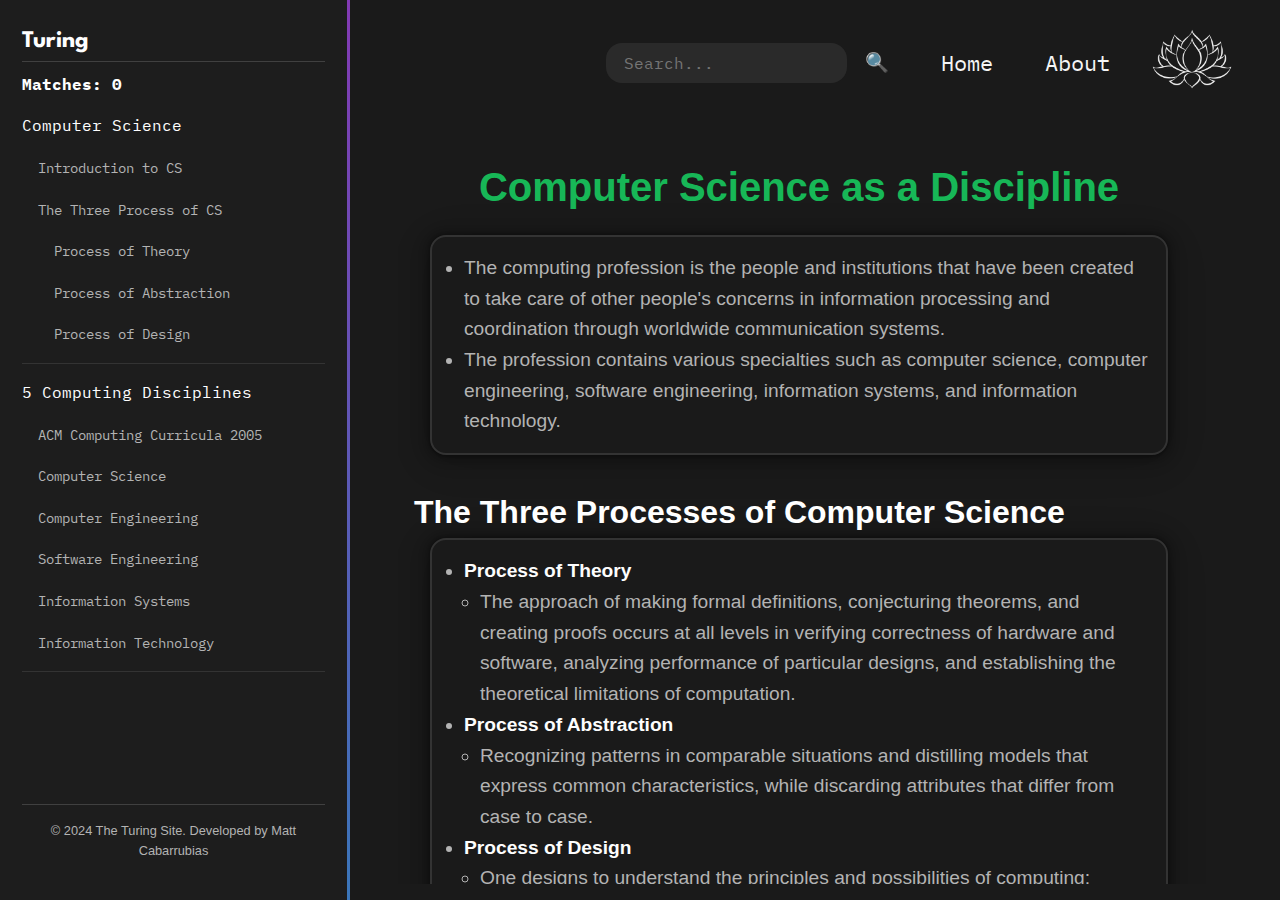
<file: pages/portfolio1.html>
<!DOCTYPE html>
<html lang="en">
<head>
    <meta charset="UTF-8">
    <link rel="icon" href="../assets/logo.png">
    <meta name="viewport" content="width=device-width, initial-scale=1.0">
    <title>Portfolio 1 | CIS1102N Website</title>
    
    <!-- Portfolios CSS-->
    <link rel="stylesheet" href="../css/portfolios/content.css">
    <link rel="stylesheet" href="../css/portfolios/format.css">
    <link rel="stylesheet" href="../css/portfolios/footer.css">
    <link rel="stylesheet" href="../css/portfolios/navbar.css">
    <link rel="stylesheet" href="../css/portfolios/sidebar.css">
    <link rel="stylesheet" href="../css/responsive.css">

    <!-- Some Global CSS -->
    <link rel="stylesheet" href="../css/index.css">
    <link rel="stylesheet" href="../css/fonts.css">

    <link
    rel="stylesheet"
    href="https://cdnjs.cloudflare.com/ajax/libs/animate.css/4.1.1/animate.min.css"
    />

    <!-- GFonts -->
    <link rel="preconnect" href="https://fonts.googleapis.com">
    <link rel="preconnect" href="https://fonts.gstatic.com" crossorigin>
    <link href="https://fonts.googleapis.com/css2?family=League+Spartan:wght@100..900&display=swap" rel="stylesheet">
    <link href="https://fonts.googleapis.com/css2?family=IBM+Plex+Mono:ital,wght@0,100;0,200;0,300;0,400;0,500;0,600;0,700;1,100;1,200;1,300;1,400;1,500;1,600;1,700&display=swap" rel="stylesheet">


</head>
<body>
    <div class="container">
        <aside class="sidebar">
            <div class="grouped-nav">
                <div class="logo league-spartan">Turing</div>
                <span id="counter" class="ibm-plex-mono-regular">Matches: 0</span>
                <ul class="sidebar-links ibm-plex-mono-regular">
                    <li>
                        <a href="#computer-science">Computer Science</a>    
                        <ul>
                            <li><a href="#cs-intro">Introduction to CS</a></li>
                            <li><a href="#three-process">The Three Process of CS</a></li>
                            <ul>
                                <li><a href="#three-process">Process of Theory</a></li>
                                <li><a href="#three-process">Process of Abstraction</a></li>
                                <li><a href="#three-process">Process of Design</a></li>
                            </ul>
                        </ul>
                    </li>
                    <div class="nav-spacer"></div>
                    <li>    
                        <a href="#cs-disciplines">5 Computing Disciplines</a>    
                        <ul>
                            <li><a href="#acm">ACM Computing Curricula 2005</a></li>
                            <li><a href="#cs-intro">Computer Science</a></li>
                            <li><a href="#cpe">Computer Engineering</a></li>
                            <li><a href="#se">Software Engineering</a></li>
                            <li><a href="#is">Information Systems</a></li>
                            <li><a href="#it">Information Technology</a></li>
                        </ul>
                    </li>
                    <div class="nav-spacer"></div>
                </ul>
            </div>
            <footer style="bottom: 20px; color: #b3b3b3; font-size: 0.8rem;">
                <p>&copy; 2024 The Turing Site. Developed by Matt Cabarrubias</p>
            </footer>
        </aside>
        <main class="main-content">
            <nav class="navbar" style="justify-content: right; gap: 2rem;">
                <div class="search-container">
                    <input type="text" id="search-bar" class="search-bar" placeholder="Search...">
                    <button class="search-button" onclick="search()">🔍</button>

                </div>
                <ul class="nav-links ibm-plex-mono-regular">
                    <li><a href="../index.html">Home</a></li>
                    <li><a href="about.html">About</a></li>
                </ul>
                <div class="nav-logo">
                    <img src="../assets/logo.png" alt="logo">
                </div>      
            </nav>
            <section class="content" style="margin: 1rem; overflow-y: scroll;">
                <h1 id="cs-intro" style="margin-top: 0; color: var(--site-green); text-align: center;" >Computer Science as a Discipline</h1>
                <div class="enclosed">
                    <ul>
                        <li>The computing profession is the people and institutions that have been created to take care of other people's concerns in information processing and coordination through worldwide communication systems.</li>
                        <li>The profession contains various specialties such as computer science, computer engineering, software engineering, information systems, and information technology.</li>
                    </ul>
                </div>

                <div class="spacer"></div>
          
                <h2 id="three-process">The Three Processes of Computer Science</h2>
                <div class="enclosed">
                    <ul>
                        <li><span style="font-weight: bold; color: rgb(253, 253, 253);">Process of Theory</span></li>
                            <ul>
                                <li>The approach of making formal definitions, conjecturing theorems, and creating proofs occurs at all levels in verifying correctness of hardware and software, analyzing performance of particular designs, and establishing the theoretical limitations of computation.</li>                    
                            </ul>
                        <li><span style="font-weight: bold; color: rgb(253, 253, 253);">Process of Abstraction</span></li>
                            <ul>
                                <li>Recognizing patterns in comparable situations and distilling models that express common characteristics, while discarding attributes that differ from case to case.</li>
                            </ul>
                        <li><span style="font-weight: bold; color: rgb(253, 253, 253);">Process of Design</span></li>
                            <ul>
                                <li>One designs to understand the principles and possibilities of computing; designs of systems and programs employ theoretical results and apply abstract notions, frameworks, and methods. In Computer Science, design aims more for better comprehension of the nature of computing than for production of a particular product.</li>
                            </ul>
                    </ul>       
                </div>
                <div class="spacer"></div>

                <div class="info-modal">
                    <div class="info-modal-title">
                        <i class="fa-solid fa-circle-info fa-2x"></i>
                        <h3 style="padding-left: 1rem; padding-top: 0; padding-bottom: 0;">Something to note</h3>
                    </div>
                    <ul>
                        <li>
                            Many activities in computing are not programming-for example, hardware design, system architecture, operating system structure, designing a database application, and validating models-therefore the notion that “computer science equals programming” is misleading. 
                        </li>
                    </ul>
                </div>
  
                <div class="spacer"></div>

                <h1 id="cs-disciplines" style="text-align: center">The 5 Computing Disciplines and Majors</h1>
                <h2 id="acm">ACM Computing Curricula 2005</h2>
                <div class="enclosed">
                    <img class="content-img" src="../assets/disciplines/acm.png" alt="ACM Computing Curricula 2005" />
                    <p>
                        The ACM Computing Curricula 2005 (CC2005) is a set of guidelines developed by the Association for Computing Machinery (ACM) to provide a framework for undergraduate computing education. It outlines a comprehensive set of recommendations for what should be included in computing degree programs to ensure they are up-to-date and relevant to the field (Shackelford et al., 2006).
                    </p>
                </div>
                
                <div class="spacer"></div>

                <h1 id="cpe">Computer Engineering</h1>
                <div class="enclosed no-shadow">
                    <img class="content-img" src="../assets/disciplines/cpe.png" alt="Computer Engineering">
                    <p>Computer engineering is defined as the discipline that embodies the science and technology of design, construction, implementation, and maintenance of software and hardware components of modern computing systems and computer-controlled equipment.</p>
                </div>

                <div class="spacer"></div>

                <h1 id="se">Software Engineering</h1>
                <div class="enclosed no-shadow">
                    <img class="content-img" src="../assets/disciplines/se.png" alt="Computer Engineering">
                    <p>Software Engineering is "a systematic approach to analysis, design, assessment,
                        implementation, test, maintenance and reengineering of software, that is, the
                        application of engineering to software. In the software engineering approach,
                        several models for the software life cycle are defined, and many methodologies for
                        the definition and assessment of the different phases of a life-cycle model." </p>
                </div>

                <div class="spacer"></div>

                <h1 id="is">Information Systems</h1>
                <div class="enclosed no-shadow">
                    <img class="content-img" src="../assets/disciplines/is.png" alt="Computer Engineering">
                    <p>Information Systems
                        Information systems is an academic discipline of the complementary networks of
                        hardware, software, users and business processes that organizations use to collect,
                        filter, process, create and distribute data. Any specific information system aims to
                        support planning, operations, management and decision making.</p>
                </div>

                <div class="spacer"></div>

                <h1 id="it">Information Technology</h1>
                <div class="enclosed no-shadow">
                    <img class="content-img" src="../assets/disciplines/it.png" alt="Computer Engineering">
                    <p>
                        Information Technology is the application of technology to solve business or
                        organizational problems on a broad scale. In businesses, the IT department serves
                        to ensure that the computer network, computer hardware, computing devices, and
                        other physical devices all function properly.</p>
                </div>
                
            </section>
        </main>
    </div>
    <script src="../js/searchBar.js" nodefer></script>
</body>
</html>
</file>
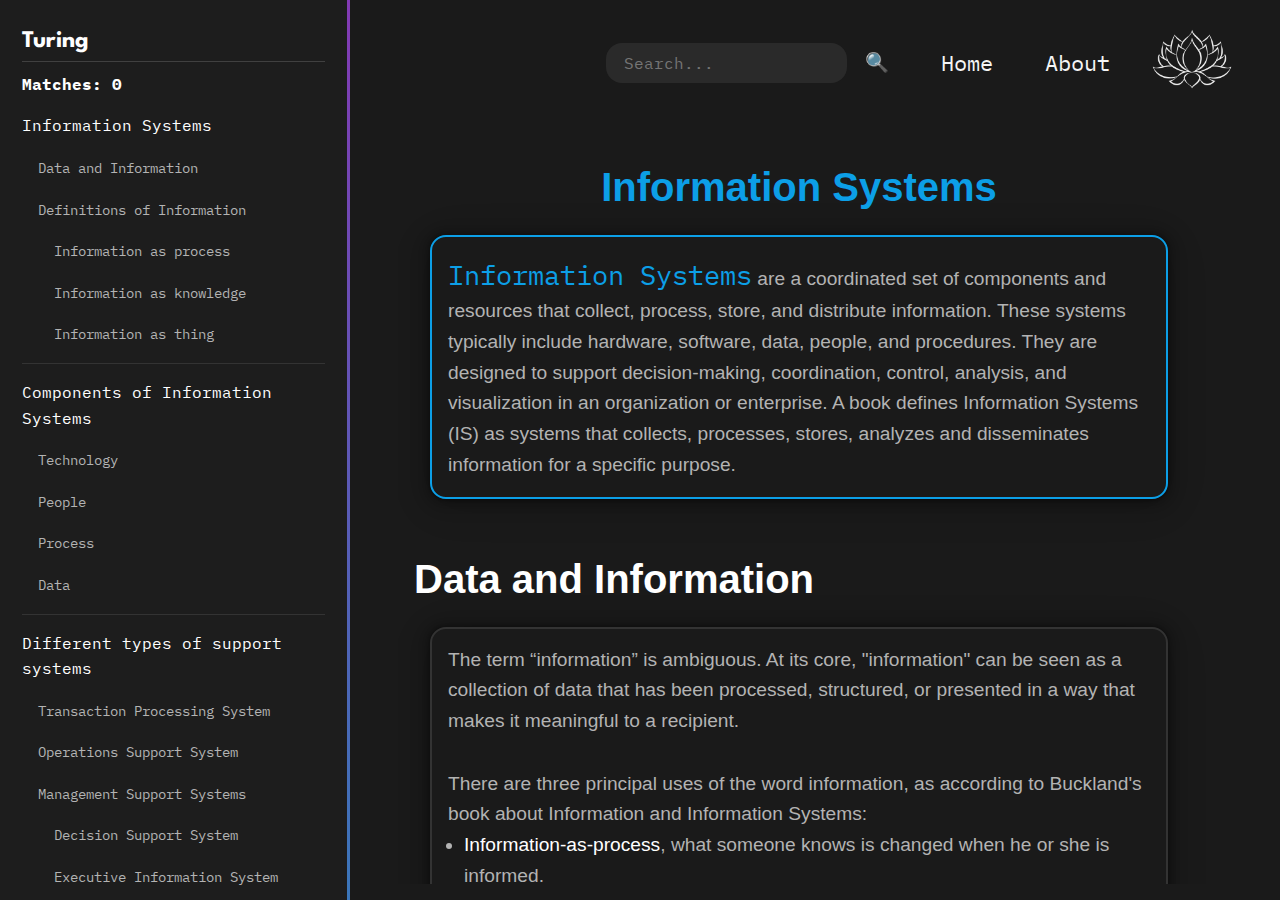
<file: pages/portfolio2.html>
<!DOCTYPE html>
<html lang="en">
<head>
    <meta charset="UTF-8">
    <link rel="icon" href="../assets/logo.png">
    <meta name="viewport" content="width=device-width, initial-scale=1.0">
    <title>Portfolio 2 | CIS1102N Website</title>
    
    <!-- Portfolios CSS-->
    <link rel="stylesheet" href="../css/portfolios/content.css">
    <link rel="stylesheet" href="../css/portfolios/format.css">
    <link rel="stylesheet" href="../css/portfolios/footer.css">
    <link rel="stylesheet" href="../css/portfolios/navbar.css">
    <link rel="stylesheet" href="../css/portfolios/sidebar.css">
    <link rel="stylesheet" href="../css/responsive.css">

    <!-- Some Global CSS -->
    <link rel="stylesheet" href="../css/index.css">
    <link rel="stylesheet" href="../css/fonts.css">

    <link
    rel="stylesheet"
    href="https://cdnjs.cloudflare.com/ajax/libs/animate.css/4.1.1/animate.min.css"
    />

    <!-- GFonts -->
    <link rel="preconnect" href="https://fonts.googleapis.com">
    <link rel="preconnect" href="https://fonts.gstatic.com" crossorigin>
    <link href="https://fonts.googleapis.com/css2?family=League+Spartan:wght@100..900&display=swap" rel="stylesheet">
    <link href="https://fonts.googleapis.com/css2?family=IBM+Plex+Mono:ital,wght@0,100;0,200;0,300;0,400;0,500;0,600;0,700;1,100;1,200;1,300;1,400;1,500;1,600;1,700&display=swap" rel="stylesheet">

</head>
<body>
    <div class="container">
        <aside class="sidebar">
            <div class="grouped-nav">
                <div class="logo league-spartan">Turing</div>
                <span id="counter" class="ibm-plex-mono-regular">Matches: 0</span>
                <ul class="sidebar-links ibm-plex-mono-regular">
                    <li>
                        <a href="#is-intro">Information Systems</a>    
                        <ul>
                            <li><a href="#info">Data and Information</a></li>
                            <li><a href="#def-info">Definitions of Information</a></li>
                            <ul>
                                <li><a href="#asprocess">Information as process</a></li>
                                <li><a href="#asknowledge">Information as knowledge</a></li>
                                <li><a href="#asthing">Information as thing</a></li>
                            </ul>
                        </ul>
                    </li>
                    <div class="nav-spacer"></div>
                    <li>    
                        <a href="#is-components">Components of Information Systems</a>    
                        <ul>
                            <li><a href="#technology">Technology</a></li>
                            <li><a href="#people">People</a></li>
                            <li><a href="#process">Process</a></li>
                            <li><a href="#data">Data</a></li>
                        </ul>
                    </li>
                    <div class="nav-spacer"></div>
                    <li>
                        <a href="#support-systems">Different types of support systems</a>
                        <ul>
                            <li><a href="#tps">Transaction Processing System</a></li>
                            <li><a href="#oss">Operations Support System</a></li>
                            <li><a href="#mss">Management Support Systems</a></li>
                            <ul>
                                <li><a href="#dss">Decision Support System</a></li>
                                <li><a href="#eis">Executive Information System</a></li>
                                <li><a href="#mis">Management Information System</a></li>
                            </ul>
                        </ul>
                    </li>
                    <div class="nav-spacer"></div>
                </ul>
            </div>
            <footer style="bottom: 20px; color: #b3b3b3; font-size: 0.8rem;">
                <p>&copy; 2024 The Turing Site. Developed by Matt Cabarrubias</p>
            </footer>
        </aside>
        <main class="main-content">
            <nav class="navbar" style="justify-content: right; gap: 2rem;">
                <div class="search-container">
                    <input type="text" id="search-bar" class="search-bar" placeholder="Search...">
                    <button class="search-button" onclick="search()">🔍</button>
                </div>
                <ul class="nav-links ibm-plex-mono-regular">
                    <li><a href="../index.html">Home</a></li>
                    <li><a href="about.html">About</a></li>
                </ul>
                <div class="nav-logo">
                    <img src="../assets/logo.png" alt="logo">
                </div>      
            </nav>
            <section class="content" style="margin: 1rem; overflow-y: scroll;">
                <h1 id="is-intro" style="margin-top: 0; color: var(--site-light-blue); text-align: center;">Information Systems</h1>
                <div class="enclosed blue">
                    <p><span class="ibm-plex-mono-regular" style="color: var(--site-light-blue); font-size: 1.7rem;">Information Systems</span> are a coordinated set of components and resources that collect, process, store, and distribute information. These systems typically include hardware, software, data, people, and procedures. They are designed to support decision-making, coordination, control, analysis, and visualization in an organization or enterprise. A book defines Information Systems (IS) as systems that collects, processes, stores, analyzes and disseminates information for a specific purpose.</p>
                </div>
                <div class="spacer"></div>
                <h1 id="info" style="margin-top: 0;">Data and Information</h1>
                <div class="enclosed">
                   <p>The term “information” is ambiguous.  At its core, "information" can be seen as a collection of data that has been processed, structured, or presented in a way that makes it meaningful to a recipient.</p>
                   <div class="spacer"></div>
                   <p>There are three principal uses of the word information, as according to Buckland's book about Information and Information Systems:</p>
                   <ul>
                        <li><span style="color: white">Information-as-process</span>, what someone knows is changed when he or she is informed.</li>
                        <li><span style="color: white">Information-as-knowledge</span>, information is also used to denote that which is imparted in information-as-process.</li>
                        <li><span style="color: white">Information-as-thing</span>, information is also used attributively for objects, such as data and documents, that are referred to as information because they are regarded as being informative.</li>
                   </ul>
                </div>
                <h1 id="def-info">Definitions of Information</h1>
                <div class="enclosed">
                    <ul>
                        <li><h3 style="color: white" id="asprocess">Information as Process</h3></li>
                            <ul>
                                <li>Information transforms an individual’s understanding or knowledge. It involves the act of becoming informed, where what a person knows is altered. Essentially, information represents the act of conveying knowledge—either through telling or being told. This process is about the exchange and communication of information.</li>                    
                            </ul>
                        <li><h3 style="color: white" id="asknowledge">Information as Knowledge</h3></li>
                            <ul>
                                <li>Information is the understanding or insights that individuals gain from processing and interpreting information. It highlights that information is not just raw data or facts but becomes valuable when it is comprehended and integrated into one's existing framework of understanding.</li>
                            </ul>
                        <li><h3 style="color: white" id="asthing">Information as Thing</h3></li>
                            <ul>
                                <li>Information is considered as a tangible or concrete entity. In this context, information is viewed as a physical or digital object that can be stored, retrieved, and transferred. This could include documents, files, books, databases, or any material form where information is recorded.</li>
                            </ul>
                    </ul>       
                </div>
                <div class="spacer double"></div>
                <h1 id="is-components" style="text-align: center;">Components of Information Systems</h1>
                <div class="enclosed">
                    <h2 id="technology">Technology</h2>
                    <h3>Hardware</h3>
                    <p>Hardware represents the physical components of an information system. Some can be seen or touched easily, while others reside inside a device that can only be seen by opening up the device's case. Keyboards, mice, pens, disk drives, iPads, printers, and flash drives are all visible examples. Computer chips, motherboards, and internal memory chips are the hardware that resides inside a computer case and not usually visible from the outside.</p>
                    <div class="spacer"></div>
                    <h3>Software</h3>
                    <p>Software is a set of instructions that tell the hardware what to do. Software is not tangible –
                        it cannot be touched. Programmers create software programs by following a specific
                        process to enter a list of instructions that tell the hardware what to do. There are several
                        categories of software, with the two main categories being operating-system and
                        application software.</p>
                </div>
                <div class="spacer"></div>
                <div class="enclosed">
                    <h2 id="people">People</h2>
                    <p>
                        The users who interact with the information system, including those who design, develop,
manage, and use the system. This group encompasses IT professionals, end-users, and anyone
involved in the information system’s operation.
                    </p>
                    <ul>
                        <li>System Designers and Developers</li>
                        <li>IT Administrators and Support Staff</li>
                        <li>End-Users</li>
                        <li>Managers and Decision-Makers</li>
                        <li>Data Analysts and Scientists</li>
                        <li>Stakeholders</li>
                    </ul>
                </div>
                <div class="spacer"></div>
                <div class="enclosed">
                    <h2 id="process">Process</h2>
                    <p>The procedures and rules that govern how data is collected, processed, and utilized. This
                        includes workflows, methodologies, and protocols that ensure the effective functioning of the
                        information system.</p>
                    <ul>
                        <li>Data Collection</li>
                        <li>Data Processing</li>
                        <li>Data Storage</li>
                        <li>Data Retrieval</li>
                        <li>Data Analysis</li>
                        <li>Information Dissemination</li>
                        <li>Feedback and Improvement</li>
                        <li>Security and Compliance</li>
                    </ul>
                </div>
                <div class="spacer"></div>
                <div class="enclosed">
                    <h2 id="data">Data</h2>
                    <p>Data in an information system refers to raw facts and figures collected from various
                        sources, which are then processed to generate meaningful information. It can be structured
                        (organized in a predefined format), unstructured (lacking a specific format), or semi-
                        structured (partially organized). Data management involves methods for collection, storage,
                        retrieval, and ensuring data quality, such as accuracy and completeness. Security measures,
                        including encryption and access controls, protect data from unauthorized access and
                        breaches. Effective data analysis helps in understanding trends, predicting future outcomes,
                        and making informed decisions.</p>
                </div>
                <div class="spacer double"></div>
                <h1 id="support-systems" style="text-align: center">Different Types of Support Systems in Information
                    Systems</h1>
                <div class="enclosed">
                    <h2 id="tps">Transaction Processing System</h2>
                    <p>A Transaction Processing System (TPS) is a type of information system designed to handle
                        and manage the routine transactions of an organization. These systems are crucial for day-to-
                        day operations, ensuring that transactions are processed efficiently, accurately, and in real-time
                        or near-real-time. TPS are foundational to business operations, supporting tasks such as order
                        processing, payroll, and inventory management.</p>
                </div>
                <div class="spacer"></div>
                <div class="enclosed">
                    <h2 id="oss">Operational Support System</h2>
                    <p>An Operational Support System (OSS) is a type of software used by telecommunications and IT
                        service providers to manage and support their network operations. OSS systems handle tasks
                        such as network inventory management, fault management, configuration management, and
                        performance monitoring. Essentially, they help ensure that networks run smoothly by tracking
                        and managing the various components and services within the network infrastructure. OSS is
                        crucial for maintaining service quality and efficiency, as it provides the tools needed for
                        monitoring, troubleshooting, and optimizing network performance.</p>
                </div>
                <div class="spacer"></div>
                <div class="enclosed">
                    <h2 id="mss">Management Support System</h2>
                    <p>
                        A Management Support System (MSS) refers to a category of information systems designed to
                        assist managers in decision-making, planning, and control within an organization. These
                        systems provide relevant data, tools, and analytical capabilities to support effective
                        management and strategic decision-making.
                    </p>
                </div>
                <div class="spacer"></div>
                <div class="enclosed">
                    <ul>
                        <li><h2 id="dss" style="color: white;">Decision Support System</h2></li>
                        <ul>
                            <li>These systems help managers make decisions by
                                providing access to relevant data, models, and analytical tools. DSS often include data
                                analysis capabilities and scenario modeling to support complex decision-making processes.</li>
                        </ul>
                        <li><h2 id="eis" style="color: white;">Executive Information Systems</h2></li>
                        <ul>
                            <li>
                                EIS provide top executives with easy access to key
                                performance indicators (KPIs) and other critical data, often through dashboards and
                                visualization tools. They are designed to offer high-level summaries and insights to support
                                strategic decisions.
                            </li>
                        </ul>
                        <li><h2 id="mis" style="color: white;">Management Information Systems</h2></li>
                        <ul>
                            <li>
                                MIS focus on providing routine reports and
                                information to managers to support operational and tactical decision-making. These systems
                                often handle day-to-day data and reporting needs.
                            </li>
                        </ul>
                    </ul>
                </div>
            </section>
        </main>
    </div>
    <script src="../js/searchBar.js" nodefer></script>
</body>
</html>
</file>
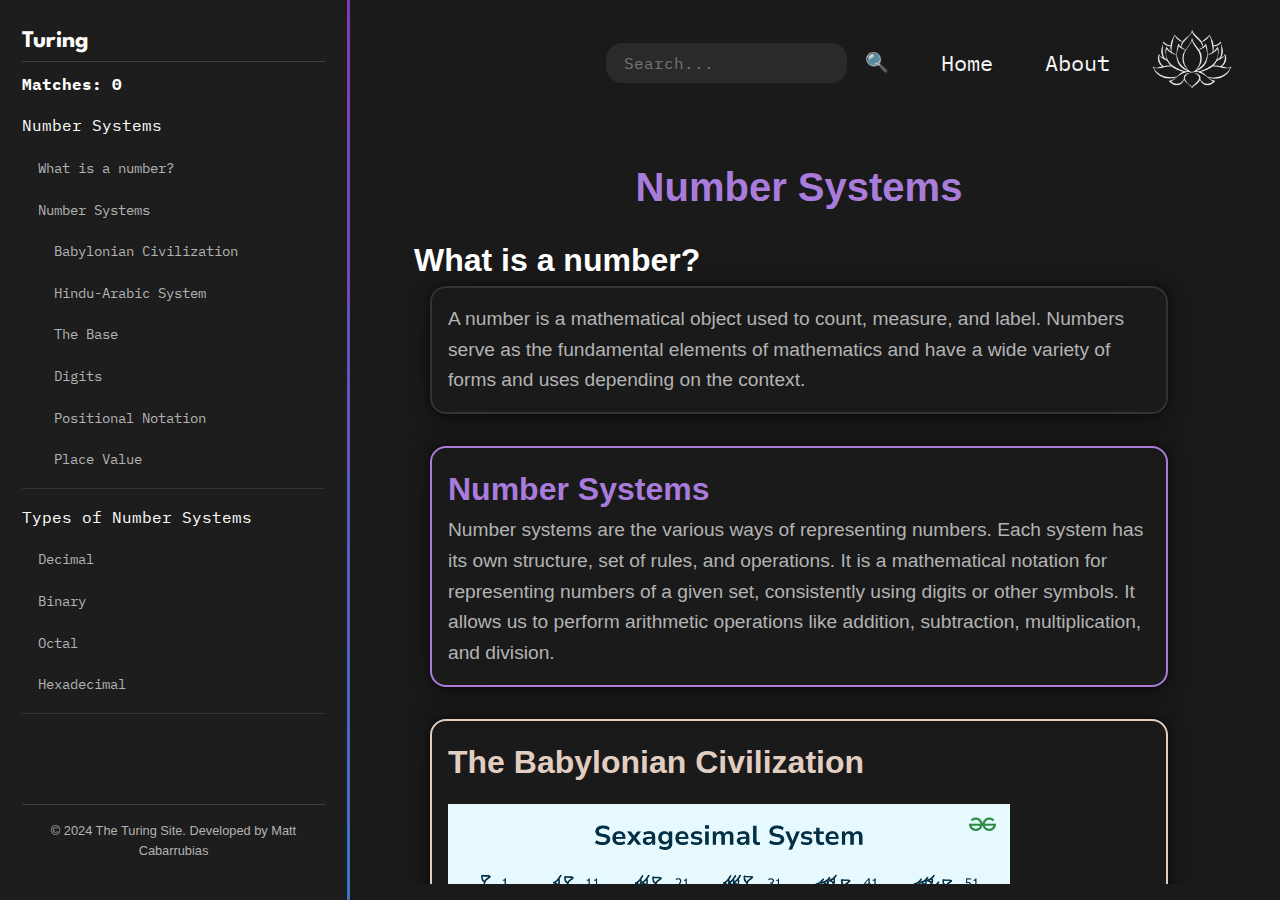
<file: pages/portfolio3.html>
<!DOCTYPE html>
<html lang="en">
<head>
    <meta charset="UTF-8">
    <link rel="icon" href="../assets/logo.png">
    <meta name="viewport" content="width=device-width, initial-scale=1.0">
    <title>Portfolio 3 | CIS1102N Website</title>
    
    <!-- Portfolios CSS-->
    <link rel="stylesheet" href="../css/portfolios/content.css">
    <link rel="stylesheet" href="../css/portfolios/format.css">
    <link rel="stylesheet" href="../css/portfolios/footer.css">
    <link rel="stylesheet" href="../css/portfolios/navbar.css">
    <link rel="stylesheet" href="../css/portfolios/sidebar.css">
    <link rel="stylesheet" href="../css/responsive.css">

    <!-- Some Global CSS -->
    <link rel="stylesheet" href="../css/index.css">
    <link rel="stylesheet" href="../css/fonts.css">

    <link
    rel="stylesheet"
    href="https://cdnjs.cloudflare.com/ajax/libs/animate.css/4.1.1/animate.min.css"
    />

    <!-- GFonts -->
    <link rel="preconnect" href="https://fonts.googleapis.com">
    <link rel="preconnect" href="https://fonts.gstatic.com" crossorigin>
    <link href="https://fonts.googleapis.com/css2?family=League+Spartan:wght@100..900&display=swap" rel="stylesheet">
    <link href="https://fonts.googleapis.com/css2?family=IBM+Plex+Mono:ital,wght@0,100;0,200;0,300;0,400;0,500;0,600;0,700;1,100;1,200;1,300;1,400;1,500;1,600;1,700&display=swap" rel="stylesheet">

</head>
<body>
    <div class="container">
        <aside class="sidebar">
            <div class="grouped-nav">
                <div class="logo league-spartan">Turing</div>
                <span id="counter" class="ibm-plex-mono-regular">Matches: 0</span>
                <ul class="sidebar-links ibm-plex-mono-regular">
                    <li>
                        <a href="#ns-intro">Number Systems</a>    
                        <ul>
                            <li><a href="#number">What is a number?</a></li>
                            <li><a href="#number-systems">Number Systems</a></li>
                            <ul>
                                <li><a href="#babylonian">Babylonian Civilization</a></li>
                                <li><a href="#hindu-arabic">Hindu-Arabic System</a></li>
                                <li><a href="#base">The Base</a></li>
                                <li><a href="#digits">Digits</a></li>
                                <li><a href="#positional-notation">Positional Notation</a></li>
                                <li><a href="#place-value">Place Value</a></li>
                            </ul>
                        </ul>
                    </li>
                    <div class="nav-spacer"></div>
                    <li>    
                        <a href="#types">Types of Number Systems</a>    
                        <ul>
                            <li><a href="#decimal">Decimal</a></li>
                            <li><a href="#binary">Binary</a></li>
                            <li><a href="#octal">Octal</a></li>
                            <li><a href="#hex">Hexadecimal</a></li>
                        </ul>
                    </li>
                    <div class="nav-spacer"></div>
                </ul>
            </div>
            <footer style="bottom: 20px; color: #b3b3b3; font-size: 0.8rem;">
                <p>&copy; 2024 The Turing Site. Developed by Matt Cabarrubias</p>
            </footer>
        </aside>
        <main class="main-content">
            <nav class="navbar" style="justify-content: right; gap: 2rem;">
                <div class="search-container">
                    <input type="text" id="search-bar" class="search-bar" placeholder="Search...">
                    <button class="search-button" onclick="search()">🔍</button>
                </div>
                <ul class="nav-links ibm-plex-mono-regular">
                    <li><a href="../index.html">Home</a></li>
                    <li><a href="about.html">About</a></li>
                </ul>
                <div class="nav-logo">
                    <img src="../assets/logo.png" alt="logo">
                </div>      
            </nav>
            <section class="content" style="margin: 1rem; overflow-y: scroll;">
                <h1 id="ns-intro" style="margin-top: 0; color: var(--site-light-purple); text-align: center;">Number Systems</h1>
                    <h2 id="number">What is a number?</h2>
                    <div class="enclosed">
                        <p>A number is a mathematical object used to count, measure, and label. Numbers serve as the
                            fundamental elements of mathematics and have a wide variety of forms and uses depending on
                            the context.</p>
                    </div>
                <div class="spacer"></div>

                <div class="enclosed purple">
                    <h2 id="number-systems" style="color: var(--site-light-purple);">Number Systems</h2>
                    <p>Number systems are the various ways of representing numbers. Each system has its own structure, set of rules,
                        and operations. It is a mathematical notation for representing numbers of a given set, consistently using digits or
                        other symbols. It allows us to perform arithmetic operations like addition, subtraction, multiplication, and
                        division.</p>
                </div>
                
                <div class="spacer"></div>

                <div class="enclosed light">
                    <h2 id="babylonian" style="color: var(--site-light)">The Babylonian Civilization</h2>
                    <img class="content-img" src="../assets/sexagesimal.png" alt="Sexagesimal System" />
                    <p>
                        The first true written positional numeral system is generally attributed to the ancient Babylonian civilization. It
                        emerged around 3000 BCE influenced by earlier Sumerian systems. It was primarily used in ancient
                        Mesopotamia for trade, astronomy, and record-keeping and was based on a sexagesimal (base-60) system.
                    </p>
                    <div class="spacer"></div>
                    <p>
                        The sexagesimal system was an ancient system of counting,
                        calculation, and numerical notation that used powers of 60
                        much as the decimal system uses powers of 10. Rudiments of
                        the ancient system survive in vestigial form in our division of the
                        hour into 60 minutes and the minute into 60 seconds.

                        Although it is a positional system, it lacks a true zero, which can
                        complicate calculations and representations. The absence of
                        zero means that the system relies on spacing to indicate the
                        absence of a value, which can be less intuitive.
                    </p>
                </div>

                <div class="spacer"></div>
                <div class="enclosed">
                    <h2 id="hindu-arabic">Hindu-Arabic System</h2>
                    <img class="content-img" src="../assets/hindu-arabic.jpg" alt="Hindu Arabic System" />
                    <p>
                        While the Babylonian's Sexagesimal system was the first true positional numeral system, the Hindu-Arabic
                        system was also one of the number systems that influenced modern mathematics and also introduced the
                        number.

                        The Hindu-Arabic numeral system is a decimal (base-10)
                        system, meaning it uses ten distinct symbols to represent
                        numbers. Each position in a number corresponds to a power of
                        ten, allowing for the representation of large numbers with
                        relatively few symbols.
        
                        Developed between the 1st and 4th centuries CE in India and
                        later spread to the Middle East and Europe by the 9th century. It
                        became widely adopted in Europe during the 13th century due to
                        the works of mathematicians like Fibonacci.
                    </p>
                </div>

                <div class="spacer"></div>
                <h1 style="text-align: center">Elements of a number system</h1>
                <div class="enclosed">
                    <h2 id="base">The Base</h2>
                    <p>Every number system is based on a specific base or radix, which determines how many unique digits or symbols
                        are used in that system. The base also defines how place values increase or decrease as you move left or right
                        in a number.</p>
                    <div class="spacer"></div>
                    <p>There are four commonly used type of bases, and they are:</p>
                    <ul>
                        <li>Binary (Base 2) - 0s and 1s</li>
                        <li>Decimal (Base 10) - 0, 1, 2, 3, 4, 5, 6, 7, 8, 9</li>
                        <li>Octal (Base 8) - 0, 1, 2, 3, 4, 5, 6, 7</li>
                        <li>Hexadecimal (Base 16) - 0, 1, 2, 3, 4, 5, 6, 7, 8, 9, A, B, C, D, E, F</li>

                    </ul>         
                </div>
                <div class="spacer"></div>
                <div class="enclosed">
                    <h2 id="digits">Digits</h2>
                    <p>These are the basic symbols used in the system. The number of
                        unique digits equals the base of the number system.</p>
                </div>

                <div class="spacer"></div>
                <div class="enclosed">
                    <h2 id="positional-notation">Positional Notation</h2>
                    <p>Positional notation (or place-value notation) is a method for representing numbers in which the position of each
                        digit within a number determines its value. The value of a digit depends not only on the digit itself but also on its
                        position or place in the number, and the base (or radix) of the number system being used. It uses a set of digits
                        to represent the value of a number. The product of each digit and its place value indicates the value of the digit.
                        The sum of those products is the value of the number.</p>
                </div>

                <div class="spacer"></div>
                <div class="enclosed">
                    <h2 id="place-value">Place Value</h2>
                    <p>Each digit's value depends on its position within a number. Moving
                        left in a number increases the value by powers of the base, and
                        moving right decreases the value (for decimal fractions).</p>
                </div>

                <div class="spacer"></div>
                <h1 id="types" style="text-align: center;">Types of Number Systems</h1>
                <div class="enclosed">
                    <h2 id="decimal">Decimal</h2>
                    <img class="content-img" src="../assets/decimal.png" alt="Decimal">
                    <p>The decimal number system, also called the base-10 number system, is the standard system for denoting
                        integer and non-integer numbers. It is the most widely used number system 8
                        in the world. The decimal number
                        system has 10 symbols, mainly 0, 1, 2, 3, 4, 5, 6, 7, 8, 9. The position of every digit has a weight which is a
                        power of 10.</p>
                    <div class="spacer"></div>
                    <p>
                        As shown in Figure 3, we can see the number 5319 as an
                        example of a base 10 number. Every digit is multiplied by
                        10 raised to the corresponding position number (which is
                        also called its weight), and this process repeats for all the
                        digits in the decimal number. The figure proves the
                        derivation of a decimal number by adding the product of
                        each operation.
                    </p>
                </div>
                <div class="spacer"></div>
                <div class="enclosed">
                    <h2 id="binary">Binary</h2>
                    <img class="content-img" src="../assets/binary.png" alt="Binary">
                    <p>The binary number system is a way of representing numbers using only two digits: 0 and 1. It is a base-2
                        system, meaning each position in a binary number represents a power of 2. Unlike the decimal system, which
                        uses ten digits (0-9), binary only uses two, making it essential in computing because digital systems like
                        computers process data in binary form.</p>
                    <div class="spacer"></div>
                    <p>In figure 5, we can see the binary number 11001. Since
                        it's the Base-2 system, that means that we multiply the
                        digits by 2 raised to the corresponding position number
                        (similar to that of a decimal number). Hence, our first
                        digit (starting from the right) or also known as the Least
                        Significant Bit, is multiplied by 2^0, and the second
                        digit by 2^1, so on and so forth.</p>
                    <div class="spacer"></div>
                    <p>We disregard zero since 0 multiplied with anything still equates to zero. Therefore, we are left with 1x2^0, 1x2^3
                        and 1x2^4. Adding all of these products together gives us the base 10 conversion of this binary which is 25.</p>
                </div>
                <div class="spacer"></div>
                <div class="enclosed">
                    <h2 id="octal">Octal</h2>
                    <img class="content-img" src="../assets/octal.png" alt="Octal">
                    <p>The octal number system is a base-8 numbering system that uses eight digits: 0, 1, 2, 3, 4, 5, 6, and 7. Each
                        position in an octal number represents a power of 8.</p>
                    
                </div>
                <div class="spacer"></div>
                <div class="enclosed">
                    <h2 id="hex">Hexadecimal</h2>
                    <p>Base-16 (Hexadecimal) is a positional number system that uses 16 as its base. It is widely used in computer
                        science and digital electronics because it offers a compact way to represent large binary numbers. In the
                        hexadecimal system, each digit can represent one of 16 values, ranging from 0 to 15.</p>
                </div>
            </section>
        </main>
    </div>
    <script src="../js/searchBar.js" nodefer></script>
</body>
</html>
</file>
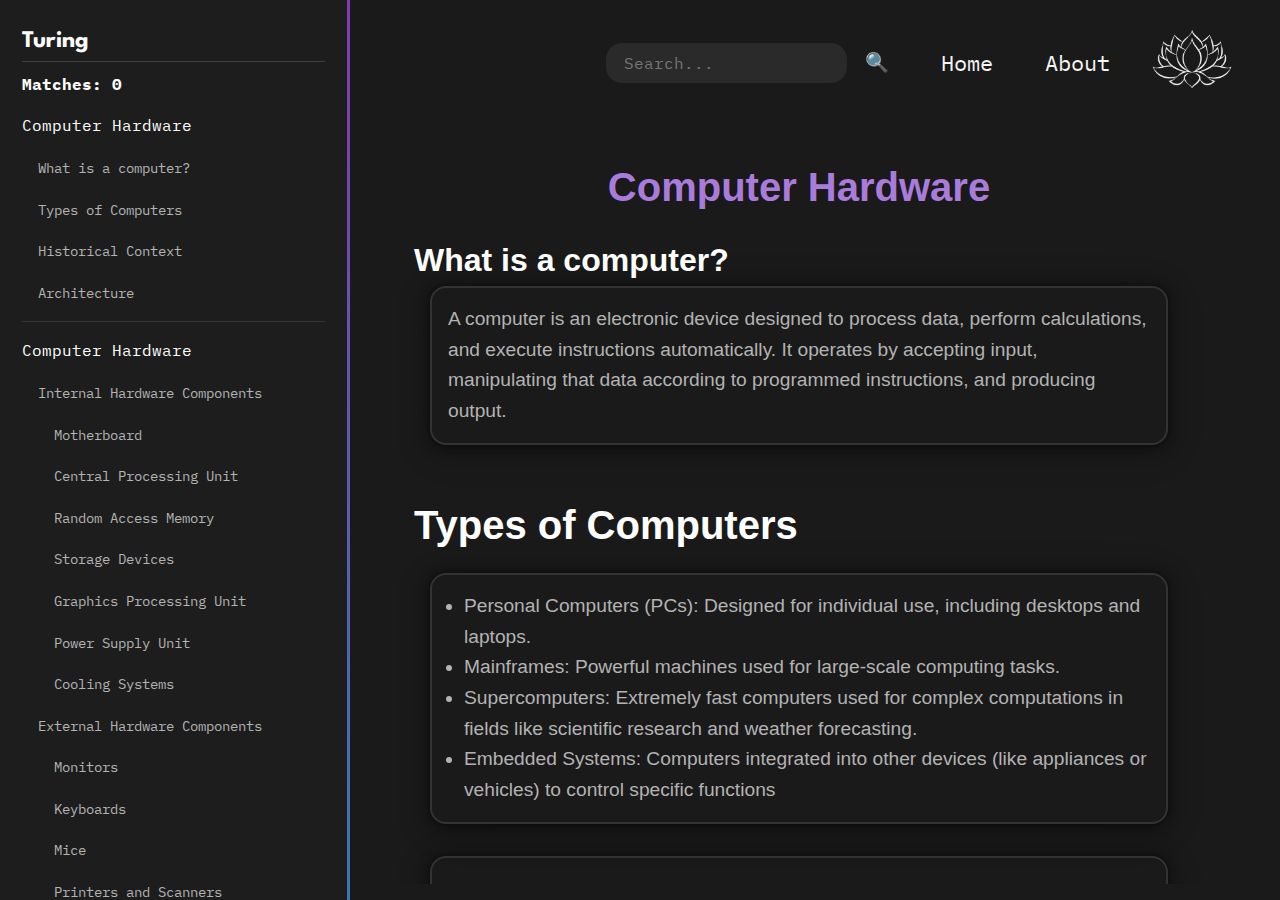
<file: pages/portfolio4.html>
<!DOCTYPE html>
<html lang="en">
<head>
    <meta charset="UTF-8">
    <link rel="icon" href="../assets/logo.png">
    <meta name="viewport" content="width=device-width, initial-scale=1.0">
    <title>Portfolio 4 | CIS1102N Website</title>
    
    <!-- Portfolios CSS-->
    <link rel="stylesheet" href="../css/portfolios/content.css">
    <link rel="stylesheet" href="../css/portfolios/format.css">
    <link rel="stylesheet" href="../css/portfolios/footer.css">
    <link rel="stylesheet" href="../css/portfolios/navbar.css">
    <link rel="stylesheet" href="../css/portfolios/sidebar.css">
    <link rel="stylesheet" href="../css/responsive.css">

    <!-- Some Global CSS -->
    <link rel="stylesheet" href="../css/index.css">
    <link rel="stylesheet" href="../css/fonts.css">

    <link
    rel="stylesheet"
    href="https://cdnjs.cloudflare.com/ajax/libs/animate.css/4.1.1/animate.min.css"
    />

    <!-- GFonts -->
    <link rel="preconnect" href="https://fonts.googleapis.com">
    <link rel="preconnect" href="https://fonts.gstatic.com" crossorigin>
    <link href="https://fonts.googleapis.com/css2?family=League+Spartan:wght@100..900&display=swap" rel="stylesheet">
    <link href="https://fonts.googleapis.com/css2?family=IBM+Plex+Mono:ital,wght@0,100;0,200;0,300;0,400;0,500;0,600;0,700;1,100;1,200;1,300;1,400;1,500;1,600;1,700&display=swap" rel="stylesheet">


</head>
<body>
    <div class="container">
        <aside class="sidebar">
            <div class="grouped-nav">
                <div class="logo league-spartan">Turing</div>
                <span id="counter" class="ibm-plex-mono-regular">Matches: 0</span>
                <ul class="sidebar-links ibm-plex-mono-regular">
                    <li>
                        <a href="#computer-hardware-intro">Computer Hardware</a>    
                        <ul>
                            <li><a href="#computer">What is a computer?</a></li>
                            <li><a href="#types-of-pc">Types of Computers</a></li>
                            <li><a href="#historical-context">Historical Context</a></li>
                            <li><a href="#architecture">Architecture</a></li>
                        </ul>
                    </li>
                    <div class="nav-spacer"></div>
                    <li>    
                        <a href="#computer-hardware">Computer Hardware</a>   
                        <ul>
                            <li><a href="#internal-hardware">Internal Hardware Components</a></li>
                            <ul>
                                <li><a href="#motherboard">Motherboard</a></li>
                                <li><a href="#cpu">Central Processing Unit</a></li>
                                <li><a href="#ram">Random Access Memory</a></li>
                                <li><a href="#storage-devices">Storage Devices</a></li>
                                <li><a href="#gpu">Graphics Processing Unit</a></li>
                                <li><a href="#psu">Power Supply Unit</a></li>
                                <li><a href="#cooling-systems">Cooling Systems</a></li>
                            </ul>
                            <li><a href="#external-hardware">External Hardware Components</a></li>
                            <ul>
                                <li><a href="#monitor">Monitors</a></li>
                                <li><a href="#keyboard">Keyboards</a></li>
                                <li><a href="#mice">Mice</a></li>
                                <li><a href="#printers-scanners">Printers and Scanners</a></li>
                            </ul>
                        </ul> 
             
                    </li>
                    <div class="nav-spacer"></div>
                    <li>
                        <a href="#software">Computer Software</a>
                        <ul>
                            <li><a href="#system-software">System Software</a></li>
                            <li><a href="#device-drivers">Device Drivers</a></li>
                            <li><a href="#application-software">Application Software</a></li>
                            <ul>
                                <li><a href="#application-software">Software Suites</a></li>
                            </ul>
                            <li><a href="#dev-software">Development Software</a></li>
                        </ul>
                    </li>
                    <div class="nav-spacer"></div>
                    <li><a href="#implementations">Implementation in the different institutions in the community</a></li>
                    <ul>
                        <li><a href="#education">Educational Institution</a></li>
                        <li><a href="#business">Business Sector</a></li>
                        <li><a href="#healthcare">Healthcare Institutions</a></li>
                        <li><a href="#non-profit">Non-profit organizations</a></li>
                    </ul>
                </ul>
            </div>
            <footer style="bottom: 20px; color: #b3b3b3; font-size: 0.8rem;">
                <p>&copy; 2024 The Turing Site. Developed by Matt Cabarrubias</p>
            </footer>
        </aside>
        <main class="main-content">
            <nav class="navbar" style="justify-content: right; gap: 2rem;">
                <div class="search-container">
                    <input type="text" id="search-bar" class="search-bar" placeholder="Search...">
                    <button class="search-button" onclick="search()">🔍</button>
                </div>
                <ul class="nav-links ibm-plex-mono-regular">
                    <li><a href="../index.html">Home</a></li>
                    <li><a href="about.html">About</a></li>
                </ul>
                <div class="nav-logo">
                    <img src="../assets/logo.png" alt="logo">
                </div>      
            </nav>
            <section class="content" style="margin: 1rem; overflow-y: scroll;">
                <h1 id="computer-hardware-intro" style="margin-top: 0; color: var(--site-light-purple); text-align: center;">Computer Hardware</h1>
                <h2 id="computer">What is a computer?</h2>
                <div class="enclosed">
                    <p>A computer is an electronic device designed to process data, perform calculations, and execute instructions
                        automatically. It operates by accepting input, manipulating that data according to programmed instructions, and
                        producing output.</p>
                </div>
                <div class="spacer"></div>
                <h1 id="types-of-pc">Types of Computers</h1>
                <div class="enclosed">
                    <ul>
                        <li>Personal Computers (PCs): Designed for individual use, including
                            desktops and laptops.</li>
                        <li>Mainframes: Powerful machines used for large-scale computing
                            tasks.</li>
                        <li>Supercomputers: Extremely fast computers used for complex
                            computations in fields like scientific research and weather
                            forecasting.</li>
                        <li>Embedded Systems: Computers integrated into other devices (like
                            appliances or vehicles) to control specific functions</li>
                    </ul>
                </div>
                <div class="spacer"></div>
                <div class="enclosed">
                    <h2 id="historical-context">Historical Context</h2>
                    <p>The concept of a computer has evolved significantly over time. Early mechanical
                        devices laid the groundwork for modern computing. The first electronic programmable
                        computer, ENIAC, was developed in the 1940s, marking a significant milestone in
                        computing history. The theoretical foundation was established by figures like Alan
                        Turing, who proposed the idea of a universal machine capable of performing any
                        computation.</p>
                    <div class="spacer"></div>
                    <h2 id="architecture">Architecture</h2>
                    <p>Most modern computers are based on the Von Neumann architecture, which describes
                        a system where data and instructions are stored in memory. This architecture allows the
                        CPU to execute instructions sequentially, making it efficient for various computing tasks.</p>
                </div>
                <div class="spacer"></div>
                <h1 id="computer-hardware" style="text-align: center;">Elements of Computer Hardware</h1>
                <h2 id="internal-hardware">Internal Hardware Components</h2> <div class="spacer"></div>
                <div class="enclosed">
                    <h2 id="motherboard">Motherboard</h2>
                    <p>
                        The main circuit board that connects all components, including the
                        CPU, RAM, and storage devices. It contains slots for expansion
                        cards and interfaces for peripherals.
                    </p>
                    <div class="spacer"></div>
                    <p>
                        Motherboards vary widely in size, design, and
                        functionality, catering to different computing
                        needs—from high-performance gaming rigs to
                        compact home theater setups. The choice of
                        motherboard affects not only the physical size
                        of the computer but also its expandability and
                        overall performance capabilities
                    </p>
                </div>
                <div class="spacer"></div>
                <div class="enclosed">
                    <h2 id="cpu">Central Processing Unit</h2>
                    <p>Central Processing Unit
                        The Central Processing Unit (CPU) is often referred to as
                        the "brain" of a computer. It is a critical component that
                        performs most of the processing tasks and controls the
                        operation of all other components within a computer
                        system. The CPU executes instructions from programs,
                        performs calculations, and manages data flow between
                        various hardware elements.</p>
                    <div class="spacer"></div>
                    <h3 id="functionality-cpu">Functionality of a CPU</h3>
                    <ul>
                        <li>Fetch: The control unit retrieves instructions from memory.</li>
                        <li>Decode: The control unit interprets the fetched instruction to
                            determine what action is required.</li>
                        <li>Execute: The ALU performs the necessary calculations or
                            logical operations based on the decoded instruction</li>

                    </ul>
                </div>
                <div class="spacer"></div>
                <div class="enclosed">
                    <h2 id="ram">Random Access Memory</h2>
                    <p>Random Access Memory (RAM) is a crucial component of
                        modern computing systems, enabling fast data access and
                        processing. RAM is a type of volatile memory used in
                        computers and other devices to store data temporarily that
                        the CPU needs while performing tasks. Unlike permanent
                        storage (like hard drives), RAM loses its contents when the
                        power is turned off. It allows for quick read and write
                        access to a storage medium, which significantly enhances
                        the speed and efficiency of the computer.</p>
                    <div class="spacer"></div>
                    <h3 id="types-of-ram">Types of RAM</h3>
                    <ul>
                        <li>Static RAM (SRAM)</li>
                        <li>Dynamic RAM (DRAM)</li>
                        <li>Synchronous Dynamic RAM</li>
                        <li>Double Data Rate Synchronous Dynamic RAM (DDR SDRAM)</li>
                        <li>Graphics Double Data Rate (GDDR)</li>
                    </ul>
                </div>
                <div class="spacer"></div>
                <div class="enclosed">
                    <h2 id="storage-devices">Storage Devices</h2>
                    <p>In the context of storage devices, Solid State Drives (SSDs) and Hard Disk Drives (HDDs) are two primary
                        types of storage devices used in computers and other digital devices. They serve the same basic function of
                        storing data, but they utilize different technologies and offer distinct advantages and disadvantages.</p>
                    <div class="spacer"></div>
                    <h3 class="ssd">Solid State Drive</h3>
                    <p>A Solid State Drive (SSD) is a newer type of
                        storage device that uses flash memory to store
                        data. Unlike HDDs, SSDs have no moving parts,
                        relying instead on NAND-based flash memory to
                        retain data. This design allows SSDs to read and
                        write data much faster.</p>
                    <div class="spacer"></div>
                    <h3 class="hdd">Hard Disk Drive</h3>
                    <p>
                        A Hard Disk Drive (HDD) is a traditional storage
                        device that uses spinning disks, or platters, to
                        read and write data. Data is stored magnetically,
                        and the drive has an arm with read/write heads
                        that move across the platters to access different
                        data locations.
                    </p>
                </div>
                <div class="spacer"></div>
                <div class="enclosed">
                    <h2 id="gpu">Graphics Double Data Rate</h2>
                    <p>Graphics Double Data Rate (GDDR) is a type of
                        synchronous dynamic random-access memory (SDRAM)
                        specifically optimized for high-performance graphic
                        applications. GDDR is commonly used in graphics
                        processing units (GPUs) and gaming consoles because it
                        provides high bandwidth and low latency, which are
                        essential for rendering complex visuals and processing
                        large amounts of graphical data in real-time.</p>
                </div>
                <div class="spacer"></div>
                <div class="enclosed">
                    <h2 id="psu">Power Supply Unit</h2>
                    <p>A Power Supply Unit (PSU) is an essential component in
                        electronic systems, particularly in computers. Its primary
                        function is to convert mains AC (Alternating Current) into low-
                        voltage regulated DC (Direct Current) power, which is
                        necessary for the operation of internal components like the
                        CPU, motherboard, and storage devices.</p>
                    <div class="spacer"></div>
                    <h3 id="functions-psu">Functions of a PSU</h3>
                    <ul>
                        <li>Voltage Conversion: Converts high-voltage AC from the
                            wall outlet to low-voltage DC suitable for computer
                            components.</li>
                        <li>Regulation and Filtering: Ensures stable output voltage,
                            free from electrical noise and spikes that could damage
                            components.</li>
                        <li>Power Distribution: Supplies power to various components
                            via multiple connectors tailored for different hardware
                            needs.</li>
                    </ul>
                </div>
                <div class="spacer"></div>
                <div class="enclosed">
                    <h2 id="cooling-systems">Cooling Systems</h2>
                    <p>Cooling systems are essential for maintaining optimal operating temperatures in computers, preventing
                        overheating, and ensuring reliable performance. The two primary types of cooling systems are air cooling and
                        liquid cooling, each with its own advantages and disadvantages.</p>
                    <div class="spacer"></div>
                    <h3 id="air-cooling">Air Cooling</h3>
                    <p>
                        Air cooling utilizes fans
                        to blow air over
                        heatsinks attached to
                        heat-generating
                        components like the CPU
                        and GPU. The heatsink
                        absorbs heat from the
                        component, which is
                        then dissipated into the
                        air by the fan.
                    </p>
                    <div class="spacer"></div>
                    <h3 id="liquid-cooling">Liquid Cooling</h3>
                    <p>Liquid cooling systems
                        circulate a coolant (usually
                        water or a specialized fluid)
                        through tubes that connect
                        to a water block mounted
                        on the CPU or GPU. The
                        coolant absorbs heat and
                        is then pumped to a
                        radiator, where fans
                        dissipate the heat into the
                        air.</p>
                </div>
                <div class="spacer double"></div>
                <h2 id="external-hardware">External Hardware Computers</h2>
            
                <div class="enclosed">
                    <h2 id="monitor">Monitor</h2>
                    <p>
                        Display visual output from the computer.
                        Various types include LCD, LED, and OLED
                        screens. There are also monitor panels such
                        as TN, VA, and IPS panels.
                    </p>
                </div>

                <div class="spacer"></div>
                <div class="enclosed">
                    <h2 id="keyboard">Keyboards</h2>
                    <p>
                        Input devices used for typing and command
                        entry. Keyboards can be wired or wireless
                        through bluetooth or wireless usb dongle.
                        Keyboards have varying switches.
                    </p>
                </div>

                <div class="spacer"></div>
                <div class="enclosed">
                    <h2 id="mice">Mice</h2>
                    <p>
                        Pointing devices that allow users to interact
                        with on-screen elements. Mice can also be
                        wired or wireless, with varying polling rate,
                        DPI and actuation force.
                    </p>
                </div>

                <div class="spacer"></div>
                <div class="enclosed">
                    <h2 id="printers-scanners">Printers and Scanners</h2>
                    <p>
                        Printers are output devices that produce
                        physical copies of digital documents, while
                        scanners convert physical documents into
                        digital format.
                    </p>
                </div>

                <div class="spacer"></div>
                <h1 id="software" style="text-align: center;">Computer Software</h1>
                <div class="enclosed">
                    <p>
                        Software refers to a collection of instructions, data, or programs that enable a computer to perform specific
                        tasks. It is an essential component of computer systems, functioning alongside hardware to facilitate various
                        operations. Software can be broadly categorized into different types based on its purpose, licensing models,
                        and distribution methods.
                    </p>
                </div>
                <div class="spacer"></div>
                <div class="enclosed">
                    <h2 id="system-software">System Software</h2>
                    <p>
                        This type includes the operating system (OS) and all utility programs that manage computer resources at a
                        low level. The OS serves as an intermediary between users and the computer hardware, managing tasks such
                        as memory allocation, file management, and device control.
                    </p>
                </div>
                <div class="spacer"></div>
                <div class="enclosed">
                    <h2 id="device-drivers">Device Drivers</h2>
                    <p>
                        A device driver is a specialized program that allows the OS to interact with hardware devices such as printers,
                        graphics cards, and network adapters. Without these drivers, the OS would not be able to control or utilize the
                        hardware effectively. Each driver is tailored to a specific type of device and is dependent on both the hardware
                        it controls and the operating system it operates within.
                    </p>
                    <div class="spacer"></div>
                    <p>
                        Device drivers operate in conjunction with the OS kernel,
                        which manages system resources. When an application
                        requests an action involving hardware (like printing a
                        document), the OS sends this request to the relevant driver.
                        The driver then communicates directly with the hardware to
                        execute the command and returns any results or status
                        messages back to the OS.
                    </p>
                    <div class="spacer"></div>
                    <h3>Interaction Process</h3>
                    <ul>
                        <li>Command Issuance: The OS sends a command to the driver.</li>
                        <li>Execution: The driver translates this command into
                            instructions for the hardware.</li>
                        <li>Response Handling: The hardware performs the action and
                            sends feedback to the driver.</li>
                        <li>Feedback Relay: The driver sends this feedback back to the
                            OS for further processing or display</li>
                    </ul>
                </div>
                <div class="spacer"></div>
                <div class="enclosed">
                    <h2 id="application-software">Application Software: Software Suites</h2>
                    <p>
                        A software suite is a collection of related software applications bundled together to provide users with a
                        cohesive set of tools for specific tasks or functions. These suites typically share a common user interface and
                        integrate seamlessly, allowing for efficient workflow and data exchange among the applications.
                    </p>
                </div>
                <div class="spacer"></div>
                <div class="enclosed">
                    <h2 id="dev-software">Development Software</h2>
                    <p>
                        This includes tools that developers use to create applications and software solutions. Common development
                        software includes:
                    </p>
                </div>
                <div class="spacer double"></div>
                <h1 id="implementations" style="text-align: center;">Implementation in the different institutions in the
                    community</h1>
                <div class="enclosed">
                    <p>
                        The integration of computer hardware and software into various community institutions is crucial for enhancing
                        operational efficiency, improving educational outcomes, and fostering community engagement. This
                        implementation varies across sectors such as education, healthcare, business, and non-profit organizations,
                        each with unique needs and challenges.
                    </p>
                </div>
                <div class="spacer"></div>
                <div class="enclosed">
                    <h2 id="education">Educational Institutions</h2>
                    <p>
                        In educational settings, the deployment of computer hardware and software is fundamental for modern teaching
and learning practices. Schools and universities utilize:
                    </p>
                    <ul>
                        <li>Hardware: Desktops, laptops, tablets, and interactive
                            whiteboards facilitate interactive learning
                            experiences.</li>
                        <li>Software: Learning management systems (LMS),
                            Management Information Systems (MIS, such as
                            USC ISMIS), educational applications, and
                            administrative software streamline both teaching
                            and administrative processes.</li>
                    </ul>
                </div>
                <div class="spacer"></div>
                <div class="enclosed">
                    <h2 id="business">Business Sector</h2>
                    <p>
                        In the business community, the choice of computer hardware and software significantly impacts productivity and
operational efficiency. Businesses typically implement:
                    </p>
                    <ul>
                        <li>Hardware: Workstations equipped with high-performance
                            CPUs, multiple monitors, and networking devices
                            to enhance collaboration.</li>
                        <li>
                            Software: Applications for word processing, spreadsheets,
                            databases, and specialized industry software
                            tailored to specific business needs.
                        </li>
                    </ul>
                </div>
                <div class="spacer"></div>
                <div class="enclosed">
                    <h2 id="healthcare">Healthcare Institutions</h2>
                    <p>Healthcare facilities increasingly rely on technology for patient care management. A lot in the Healthcare
                        Industry use tech. Key implementations include:</p>
                    <ul>
                        <li>Hardware: Medical devices integrated with computer
                            systems for real-time data monitoring.</li>
                        <li>Software: Electronic health records (EHR) systems that
                            facilitate patient data management, appointment
                            scheduling, and billing processes.</li>
                    </ul>
                </div>
                <div class="spacer"></div>
                <div class="enclosed">
                    <h2 id="non-profit">Non-profit Organizations</h2>
                    <p>Non-profit organizations leverage technology to improve service delivery and outreach efforts. Their
                        implementations often involve:</p>
                    <ul>
                        <li>Hardware: Computers for administrative tasks and mobile
                            devices for field workers to connect with clients
                            in real-time.</li>
                        <li>Software: Database management systems to track
                            donations, volunteer activities, and client
                            interactions.</li>
                    </ul>
                </div>
            </section>
        </main>
    </div>
    <script src="../js/searchBar.js" nodefer></script>
</body>
</html>
</file>
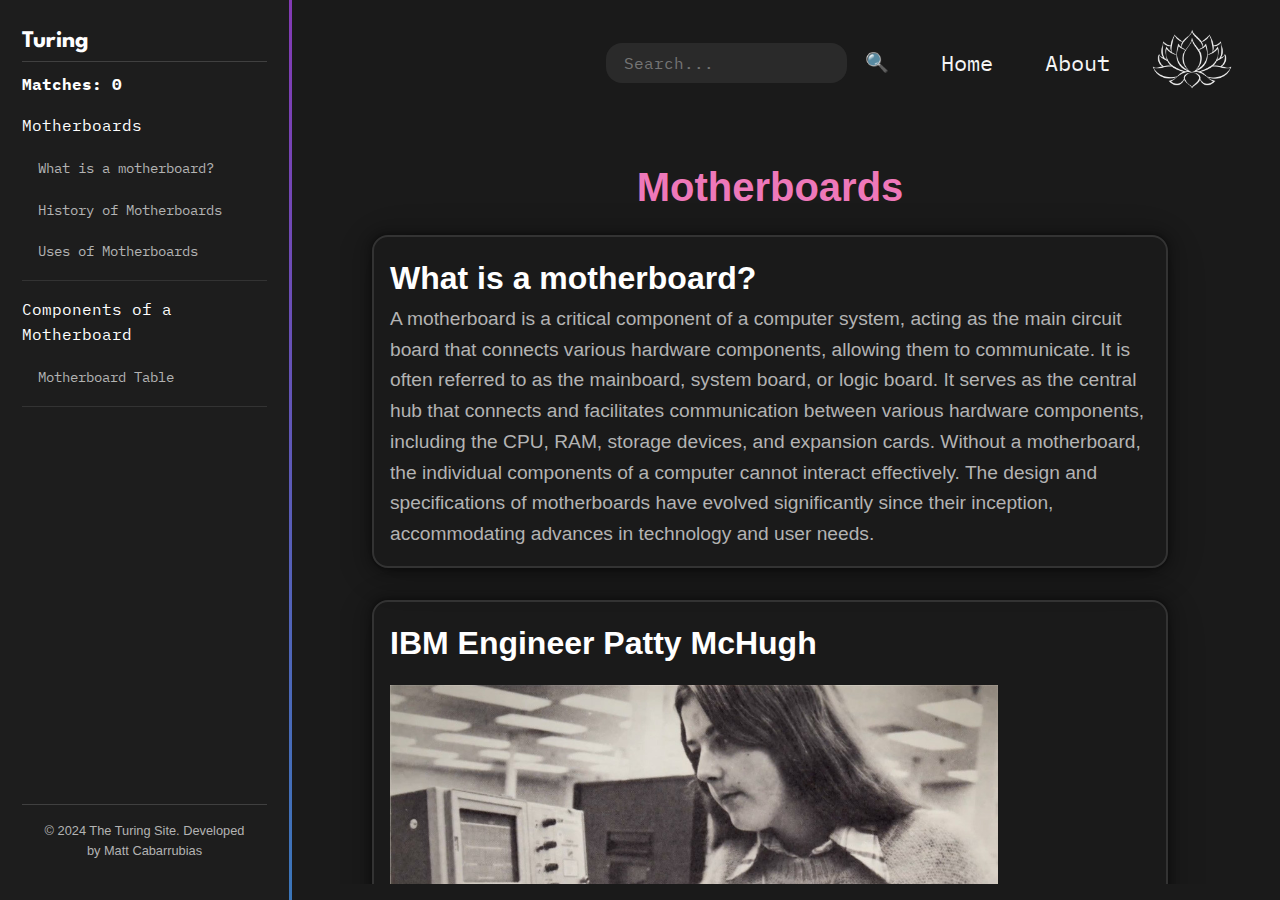
<file: pages/portfolio5.html>
<!DOCTYPE html>
<html lang="en">
<head>
    <meta charset="UTF-8">
    <link rel="icon" href="../assets/logo.png">
    <meta name="viewport" content="width=device-width, initial-scale=1.0">
    <title>Portfolio 5 | CIS1102N Website</title>
    
    <!-- Portfolios CSS-->
    <link rel="stylesheet" href="../css/portfolios/content.css">
    <link rel="stylesheet" href="../css/portfolios/format.css">
    <link rel="stylesheet" href="../css/portfolios/footer.css">
    <link rel="stylesheet" href="../css/portfolios/navbar.css">
    <link rel="stylesheet" href="../css/portfolios/sidebar.css">
    <link rel="stylesheet" href="../css/responsive.css">

    <!-- Some Global CSS -->
    <link rel="stylesheet" href="../css/index.css">
    <link rel="stylesheet" href="../css/fonts.css">

    <link
    rel="stylesheet"
    href="https://cdnjs.cloudflare.com/ajax/libs/animate.css/4.1.1/animate.min.css"
    />

    <!-- GFonts -->
    <link rel="preconnect" href="https://fonts.googleapis.com">
    <link rel="preconnect" href="https://fonts.gstatic.com" crossorigin>
    <link href="https://fonts.googleapis.com/css2?family=League+Spartan:wght@100..900&display=swap" rel="stylesheet">
    <link href="https://fonts.googleapis.com/css2?family=IBM+Plex+Mono:ital,wght@0,100;0,200;0,300;0,400;0,500;0,600;0,700;1,100;1,200;1,300;1,400;1,500;1,600;1,700&display=swap" rel="stylesheet">


</head>
<body>
    <div class="container">
        <aside class="sidebar">
            <div class="grouped-nav">
                <div class="logo league-spartan">Turing</div>
                <span id="counter" class="ibm-plex-mono-regular">Matches: 0</span>
                <ul class="sidebar-links ibm-plex-mono-regular">
                    <li>
                        <a href="#motherboard-intro">Motherboards</a>    
                        <ul>
                            <li><a href="#what-is-motherboard">What is a motherboard?</a></li>
                            <li><a href="#mchugh">History of Motherboards</a></li>
                            <li><a href="#uses">Uses of Motherboards</a></li>
                        </ul>
                    </li>
                    <div class="nav-spacer"></div>
                    <li>    
                        <a href="#components">Components of a Motherboard</a>    
                        <ul>
                            <li><a href="#mb-table">Motherboard Table</a></li>
                        </ul>
                    </li>
                    <div class="nav-spacer"></div>
                </ul>
            </div>
            <footer style="bottom: 20px; color: #b3b3b3; font-size: 0.8rem;">
                <p>&copy; 2024 The Turing Site. Developed by Matt Cabarrubias</p>
            </footer>
        </aside>
        <main class="main-content">
            <nav class="navbar" style="justify-content: right; gap: 2rem;">
                <div class="search-container">
                    <input type="text" id="search-bar" class="search-bar" placeholder="Search...">
                    <button class="search-button" onclick="search()">🔍</button>
                </div>
                <ul class="nav-links ibm-plex-mono-regular">
                    <li><a href="../index.html">Home</a></li>
                    <li><a href="about.html">About</a></li>
                </ul>
                <div class="nav-logo">
                    <img src="../assets/logo.png" alt="logo">
                </div>      
            </nav>
            <section class="content" style="margin: 1rem; overflow-y: scroll;">
                <h1 id="motherboard-intro" style="margin-top: 0; color: var(--site-light-pink); text-align: center;">Motherboards</h1>
                <div class="enclosed">
                    <h2 id="what-is-motherboard">What is a motherboard?</h2>
                    <p>
                        A motherboard is a critical component of a computer system, acting as the main circuit board that
                        connects various hardware components, allowing them to communicate. It is often referred to as the
                        mainboard, system board, or logic board. It serves as the central hub that connects and facilitates
                        communication between various hardware components, including the CPU, RAM, storage devices, and
                        expansion cards. Without a motherboard, the individual components of a computer cannot interact effectively.
                        The design and specifications of motherboards have evolved significantly since their inception, accommodating
                        advances in technology and user needs.
                    </p>
                </div>
                <div class="spacer"></div>
                <div class="enclosed">
                    <h2 id="mchugh">IBM Engineer Patty McHugh</h2>
                    <img class="content-img" src="../assets/mchugh.jpg" alt="McHugh">
                    <p>
                        The concept of the motherboard evolved from earlier technology known as the backplane, which was
                        simply a circuit board that connected various components without integrating them. The first motherboard as
                        we know it today was introduced by IBM in 1981 with the Planar Breadboard, designed by engineer Patty
                        McHugh. This board housed essential components like the CPU and RAM, marking a significant milestone in
                        computer architecture.
                    </p>
                </div>
                <div class="spacer"></div>
                <div class="enclosed">
                    <h2 id="history">History of Motherboards</h2>
                    <ul>
                        <li>1970s-1980s: The concept of a motherboard began to take shape with early PCs, like the Apple II in
                            1977, which used single, large circuit boards to mount processors, memory, and other components.
                            IBM’s 1981 PC introduced the term "motherboard" more formally, featuring an open architecture that
                            allowed for expansion cards and peripherals.</li>
                            <ul>
                                <li>1981: Introduction of the Planar Breadboard in IBM's first personal computer.</li>
                                <li>1984: Release of the Advanced Technology (AT) motherboard, which set a standard for future
                                    designs.</li>
                                <li>1985: Introduction of the Baby AT motherboard, which was smaller and more compatible with
                                    various PC cases.</li>
                            </ul>
                        <li>1990s: As personal computers became more mainstream, motherboard designs became standardized,
                            with AT (Advanced Technology) being an early form factor. Later, the ATX (Advanced Technology
                            eXtended) form factor emerged, which became a widespread standard and introduced better layout
                            designs, cooling, and ease of expansion.</li>
                            <ul>
                                <li>1995: Development of the ATX form factor by Intel, which improved layout and airflow and
                                    became the most widely adopted standard</li>
                            </ul>
                        <li>
                            2000s-Present: Since the 2000s, motherboards have evolved to support more advanced CPUs, GPUs,
                            and connectivity options like USB, SATA, and PCIe. They also began to incorporate features for
                            overclocking, RGB lighting, and Wi-Fi connectivity, catering to gaming and enthusiast communities.
                        </li>
                    </ul>
                </div>
                <div class="spacer"></div>
                <div class="enclosed">
                    <h2 id="uses">Uses of Motherboards</h2>
                    <ul>
                        <li>Personal Computers: They form the backbone of desktops and laptops, allowing users to build and upgrade systems
                            for everyday tasks, gaming, and professional applications.</li>
                        <li>
                            Servers: High-end motherboards are used in server systems, designed to handle large data volumes,
process multiple tasks simultaneously, and ensure maximum uptime and reliability.
                        </li>
                        <li>
                            Embedded Systems: In devices like smart TVs, IoT devices, and industrial machines, smaller form-factor
motherboards power the essential functions of these systems.
                        </li>
                        <li>
                            Mobile Devices: Motherboards in smartphones and tablets, sometimes called logic boards, contain the CPU,
memory, storage, and other components in compact configurations
                        </li>
                    </ul>
                </div>
                <div class="spacer"></div>
                <div class="enclosed">
                    <h2 id="components">Components of a Motherboard</h2>
                    <ul>
                        <li><span style="color: whitesmoke">CPU Socket:</span> Holds the CPU, which executes instructions. Different sockets support different types of CPUs
                            (e.g., Intel's LGA or AMD's AM sockets)</li>
                        <li>
                            <span style="color: whitesmoke">Chipset: </span>The set of controllers that manage data flow between the CPU, RAM, and peripherals. Divided
into northbridge (now integrated into CPUs in modern boards) and southbridge (handles slower
components)
                        </li>
                        <li>
                            <span style="color: whitesmoke">RAM Slots:</span> Connect the motherboard to memory sticks for temporary data storage.
                        </li>
                        <li>
                            <span style="color: whitesmoke">PCIe Slots:</span> Provide connectivity for expansion cards, such as GPUs, sound cards, and network adapters.
                        </li>
                        <li>
                            <span style="color: whitesmoke">Storage Connectors:</span> SATA ports for connecting hard drives and SSDs, and newer boards also have M.2 slots for
faster NVMe SSDs.
                        </li>
                        <li>
                            <span style="color: whitesmoke">Power Connectors:</span> Connect the power supply unit (PSU) to distribute electricity to various components.
                        </li>
                        <li>
                            <span style="color: whitesmoke">USB Headers: </span>Provide connections for USB ports on the front or top of a PC case.
                        </li>
                        <li>
                            <span style="color: whitesmoke">BIOS/UEFI Chip:</span> Contains firmware that initializes hardware at startup and provides a low-level interface for
system settings.
                        </li>
                        <li>
                            <span style="color: whitesmoke">I/O Ports:</span> Located at the back panel for connecting external devices, including USB, HDMI, audio,
Ethernet, and more.
                        </li>
                    </ul>
                </div>
                <div class="spacer"></div>
                <h1 id="mb-table">Motherboard Table</h1>
                <table class="portfolio-table" style="border-collapse: collapse; width: 100%;">
                    <thead>
                      <tr>
                        <th>Form Factor</th>
                        <th>Build</th>
                        <th>Chipsets</th>
                        <th>CPU</th>
                        <th>BIOS</th>
                        <th>PCI/e Slots</th>
                        <th>SATA</th>
                        <th>Built-in Features</th>
                      </tr>
                    </thead>
                    <tbody>
                      <tr>
                        <td>AT Motherboard</td>
                        <td>12 in x 13.8 in</td>
                        <td>Intel 80286, 80386, 80486</td>
                        <td>1</td>
                        <td>Older BIOS types</td>
                        <td>5</td>
                        <td>Not supported</td>
                        <td>Basic Functionality</td>
                      </tr>
                      <tr>
                        <td>ATX Motherboard</td>
                        <td>12 in x 9.6 in</td>
                        <td>Intel Pentium - Z-series and H-series, AMD X/B-series</td>
                        <td>1</td>
                        <td>UEFI support</td>
                        <td>4-7</td>
                        <td>4-12</td>
                        <td>Extensive IO</td>
                      </tr>
                      <tr>
                        <td>BTX Motherboard</td>
                        <td>12.8 in x 10.5 in</td>
                        <td>Intel Pentium 4, 915 and 945 series</td>
                        <td>1</td>
                        <td>Similar to ATX</td>
                        <td>Up to 7</td>
                        <td>Supported in newer models</td>
                        <td>Enhanced thermal management design</td>
                      </tr>
                      <tr>
                        <td>Extended-ATX Motherboard</td>
                        <td>12 in x 13 in</td>
                        <td>Intel’s X299, Z-series, AMD X570, TRX40</td>
                        <td>Up to 2</td>
                        <td>UEFI support</td>
                        <td>Up to 8</td>
                        <td>&gt; than standard ATX</td>
                        <td>High-performance and multi-GPU</td>
                      </tr>
                      <tr>
                        <td>LPX Motherboard</td>
                        <td>Typically 9 in x 13 in</td>
                        <td>Intel Pentium Chipsets</td>
                        <td>1</td>
                        <td>Older BIOS types</td>
                        <td>&lt; 4</td>
                        <td>Rarely supported</td>
                        <td>Compact Systems</td>
                      </tr>
                      <tr>
                        <td>Micro-ATX Motherboard</td>
                        <td>9.6 in x 9.6 in</td>
                        <td>Intel B- and H-series, AMD A- and B-series</td>
                        <td>1</td>
                        <td>UEFI in newer models</td>
                        <td>4</td>
                        <td>4-8</td>
                        <td>Compact yet versatile; budget builds</td>
                      </tr>
                      <tr>
                        <td>Mini ITX Motherboard</td>
                        <td>6.7 in x 6.7 in</td>
                        <td>Intel Z, B, H-series, AMD B- and A-series</td>
                        <td>1</td>
                        <td>UEFI in newer models</td>
                        <td>1</td>
                        <td>2-6</td>
                        <td>Small form factor PCs</td>
                      </tr>
                      <tr>
                        <td>Mini-ATX Motherboard</td>
                        <td>5.9 in x 5.9 in</td>
                        <td>Similar to micro-ATX chipsets</td>
                        <td>1</td>
                        <td>Often has UEFI firmware</td>
                        <td>2-4</td>
                        <td>4-8</td>
                        <td>May include graphics outputs, ethernet, and Wi-Fi</td>
                      </tr>
                      <tr>
                        <td>Pico BTX Motherboard</td>
                        <td>8 in x 10.5 in</td>
                        <td>Intel 915, 945, and other Pentium-era chipsets</td>
                        <td>1</td>
                        <td>Older BIOS types</td>
                        <td>1-2</td>
                        <td>2-4</td>
                        <td>May include basic I/O ports but lack advanced features</td>
                      </tr>
                      <tr>
                        <td>Standard-ATX Motherboard</td>
                        <td>12 in x 9.6 in</td>
                        <td>From early Intel Pentium to the latest Intel</td>
                        <td>1 to 2</td>
                        <td>UEFI support</td>
                        <td>4-7</td>
                        <td>4-12</td>
                        <td>Advanced I/O options such as USB ports, integrated audio, ethernet, Wi-Fi, and Bluetooth</td>
                      </tr>
                    </tbody>
                  </table>
                  

            </section>
        </main>
    </div>
    <script src="../js/searchBar.js" nodefer></script>
</body>
</html>
</file>
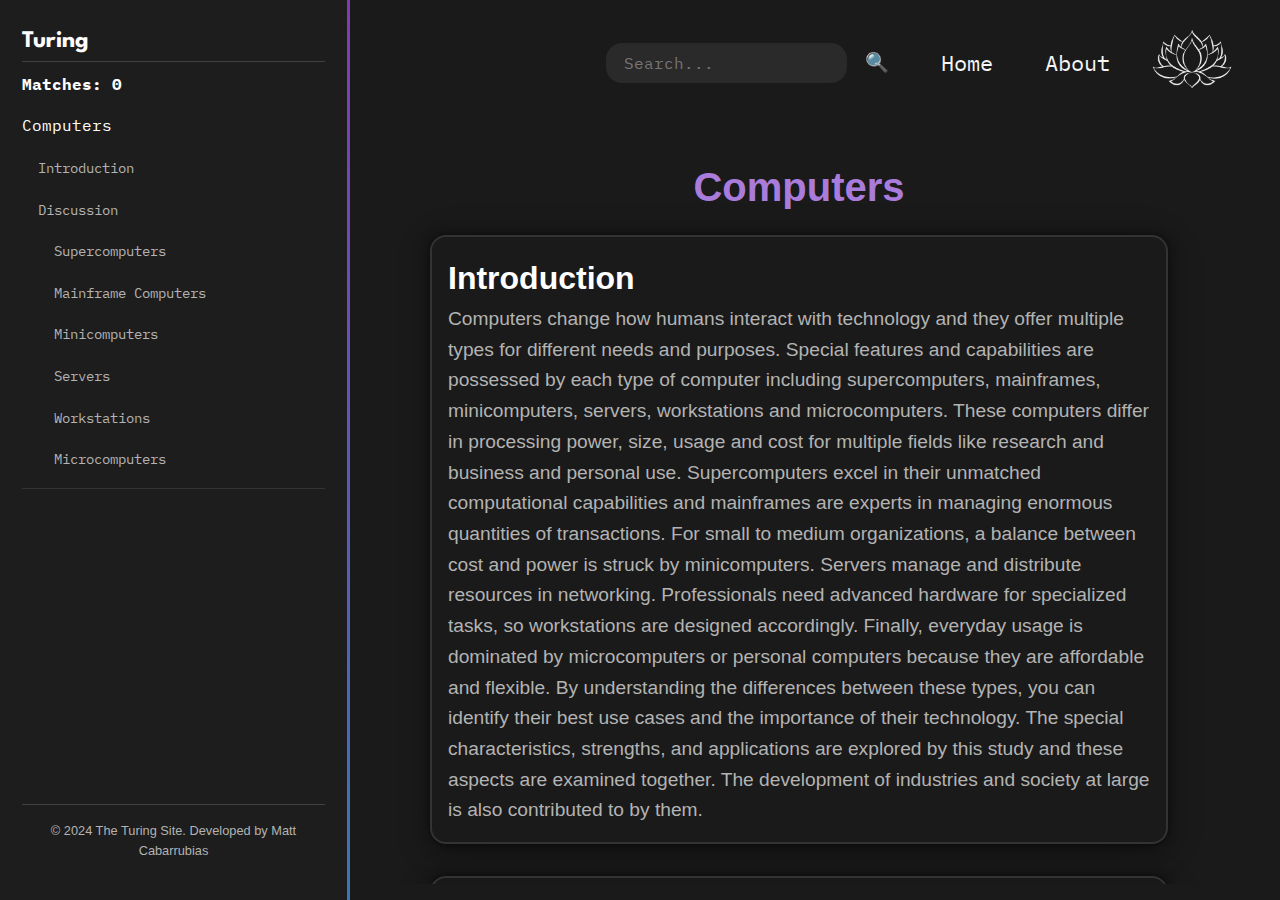
<file: pages/portfolio6.html>
<!DOCTYPE html>
<html lang="en">
<head>
    <meta charset="UTF-8">
    <link rel="icon" href="../assets/logo.png">
    <meta name="viewport" content="width=device-width, initial-scale=1.0">
    <title>Portfolio 6 | CIS1102N Website</title>
    
    <!-- Portfolios CSS-->
    <link rel="stylesheet" href="../css/portfolios/content.css">
    <link rel="stylesheet" href="../css/portfolios/format.css">
    <link rel="stylesheet" href="../css/portfolios/footer.css">
    <link rel="stylesheet" href="../css/portfolios/navbar.css">
    <link rel="stylesheet" href="../css/portfolios/sidebar.css">
    <link rel="stylesheet" href="../css/responsive.css">

    <!-- Some Global CSS -->
    <link rel="stylesheet" href="../css/index.css">
    <link rel="stylesheet" href="../css/fonts.css">

    <link
    rel="stylesheet"
    href="https://cdnjs.cloudflare.com/ajax/libs/animate.css/4.1.1/animate.min.css"
    />

    <!-- GFonts -->
    <link rel="preconnect" href="https://fonts.googleapis.com">
    <link rel="preconnect" href="https://fonts.gstatic.com" crossorigin>
    <link href="https://fonts.googleapis.com/css2?family=League+Spartan:wght@100..900&display=swap" rel="stylesheet">
    <link href="https://fonts.googleapis.com/css2?family=IBM+Plex+Mono:ital,wght@0,100;0,200;0,300;0,400;0,500;0,600;0,700;1,100;1,200;1,300;1,400;1,500;1,600;1,700&display=swap" rel="stylesheet">

</head>
<body>
    <div class="container">
        <aside class="sidebar">
            <div class="grouped-nav">
                <div class="logo league-spartan">Turing</div>
                <span id="counter" class="ibm-plex-mono-regular">Matches: 0</span>
                <ul class="sidebar-links ibm-plex-mono-regular">
                    <li>
                        <a href="#computers-intro">Computers</a>    
                        <ul>
                            <li><a href="#introduction">Introduction</a></li>
                            <li><a href="#discussion">Discussion</a></li>
                            <ul>
                                <li><a href="#supercomputers">Supercomputers</a></li>
                                <li><a href="#mainframe">Mainframe Computers</a></li>
                                <li><a href="#minicomputers">Minicomputers</a></li>
                                <li><a href="#servers">Servers</a></li>
                                <li><a href="#workstations">Workstations</a></li>
                                <li><a href="#microcomputers">Microcomputers</a></li>
                            </ul>
                        </ul>
                    </li>

                    <div class="nav-spacer"></div>
                </ul>
            </div>
            <footer style="bottom: 20px; color: #b3b3b3; font-size: 0.8rem;">
                <p>&copy; 2024 The Turing Site. Developed by Matt Cabarrubias</p>
            </footer>
        </aside>
        <main class="main-content">
            <nav class="navbar" style="justify-content: right; gap: 2rem;">
                <div class="search-container">
                    <input type="text" id="search-bar" class="search-bar" placeholder="Search...">
                    <button class="search-button" onclick="search()">🔍</button>
                </div>
                <ul class="nav-links ibm-plex-mono-regular">
                    <li><a href="../index.html">Home</a></li>
                    <li><a href="about.html">About</a></li>
                </ul>
                <div class="nav-logo">
                    <img src="../assets/logo.png" alt="logo">
                </div>      
            </nav>
            <section class="content" style="margin: 1rem; overflow-y: scroll;">
                <h1 id="computers-intro" style="margin-top: 0; color: var(--site-light-purple); text-align: center;">Computers</h1>
                <div class="enclosed">
                  <h2 id="introduction">Introduction</h2>
                    <p>
                        Computers change how humans interact with technology and they offer multiple types for
                        different needs and purposes. Special features and capabilities are possessed by each type of
                        computer including supercomputers, mainframes, minicomputers, servers, workstations and
                        microcomputers. These computers differ in processing power, size, usage and cost for multiple fields
                        like research and business and personal use. Supercomputers excel in their unmatched
                        computational capabilities and mainframes are experts in managing enormous quantities of
                        transactions. For small to medium organizations, a balance between cost and power is struck by
                        minicomputers. Servers manage and distribute resources in networking. Professionals need
                        advanced hardware for specialized tasks, so workstations are designed accordingly. Finally, everyday
                        usage is dominated by microcomputers or personal computers because they are affordable and
                        flexible. By understanding the differences between these types, you can identify their best use cases
                        and the importance of their technology. The special characteristics, strengths, and applications are
                        explored by this study and these aspects are examined together. The development of industries and
                        society at large is also contributed to by them.
                    </p>
                </div>
                <div class="spacer"></div>
                <div class="enclosed">
                    <h2 id="discussion">Discussion</h2>
                    <p>
                        The invention of computers goes back to the early centuries in the 19th century, with Charles
                        Babbage having a concept of the Analytical Engine, which most probably started the idea of modern
                        computing. The first electronic computers were developed around the mid-20th century, including
                        ENIAC, created to be able to compute large-scale calculations in military and scientific procedures.
                        Over the years, computers evolved from massive room-sized machines to compact devices that can
                        fit into a pocket with the development of microprocessors and semiconductor technology. The core
                        working of all computers is based on processing information as binary data, i.e., information can be
                        represented in the form of sequences of 0s and 1s. This binary data is manipulated by the hardware
                        components such as CPU, memory, and storage, coordinated through software that performs a
                        computer's tasks.
                    </p>
                    <div class="spacer"></div>
                    <p>
                        There are various types of computers, each addressing different needs. Supercomputers use
                        parallel processing, in which thousands of processors work on different parts of a calculation
                        simultaneously to accomplish the desired results. They are thus particularly suited for complex
                        simulations. Mainframes focus mainly on multitasking and transaction management, relying on
                        redundant systems to ensure reliability. Minicomputers were introduced in the 1960s as affordable
                        alternatives to mainframes, focusing on smaller-scale applications for businesses. Servers evolved to
                        support networking needs, distributing resources and services to client devices within local or global
                        systems. Workstations were designed to meet the needs of professionals, featuring powerful graphics
                        and computational capabilities for intensive applications. Microcomputers revolutionized personal and
                        small business computing, offering an affordable and user-friendly option for everyday tasks.
                        Each of these computers shares principles in operation but is engineered differently to meet
                        specific functions, manifesting the diversity and adaptability of computing technology. Their history
                        reflects humanity's increasing dependence on machines to process information and drive innovation.
                    </p>
                </div>
                <div class="spacer"></div>
                <h1 id="supercomputers">Supercomputers</h1>
                <table class="portfolio-table">
                    <thead>
                      <tr>
                        <th>Category</th>
                        <th>Description</th>
                      </tr>
                    </thead>
                    <tbody>
                      <tr>
                        <td>Name/Brand</td>
                        <td>Cray, IBM Blue Gene, NVIDIA GDX, IBM Summit, Fugaku, etc</td>
                      </tr>
                      <tr>
                        <td>Build</td>
                        <td>Largely sized, typically occupying entire rooms or halls</td>
                      </tr>
                      <tr>
                        <td>CPU</td>
                        <td>Multi-core processors, with millions of cores; clock speed varies (~1-4 GHz); transistors in billions; advanced parallel processing with high-speed interconnects</td>
                      </tr>
                      <tr>
                        <td>Memory</td>
                        <td>Petabytes of high-speed RAM</td>
                      </tr>
                      <tr>
                        <td>Processing Speed</td>
                        <td>Measured in petaflops (quadrillions of floating-point operations per second)</td>
                      </tr>
                      <tr>
                        <td>Calculating Power</td>
                        <td>Can perform up to exaFLOPS; MIPS in the trillions</td>
                      </tr>
                      <tr>
                        <td>Working Principle</td>
                        <td>Parallel processing of massive datasets using thousands of processors working in unison. Data is divided into smaller tasks distributed across cores</td>
                      </tr>
                      <tr>
                        <td>Energy Consumption</td>
                        <td>Requires megawatts of power; often uses advanced cooling systems</td>
                      </tr>
                      <tr>
                        <td>Field of Use</td>
                        <td>Weather forecasting (simulating hurricanes), molecular modeling, astrophysics (mapping the universe), AI research</td>
                      </tr>
                    </tbody>
                  </table>
                  <div class="spacer"></div>
                  <h1 id="mainframe">Mainframe Computers</h1>
                  <table class="portfolio-table">
                    <thead>
                      <tr>
                        <th>Category</th>
                        <th>Description</th>
                      </tr>
                    </thead>
                    <tbody>
                      <tr>
                        <td>Name/Brand</td>
                        <td>IBM Z-series, Unisys ClearPath, Fujitsu GS21</td>
                      </tr>
                      <tr>
                        <td>Build</td>
                        <td>Usually cabinet-sized; scalable depending on needs. Large and robust systems designed for high availability</td>
                      </tr>
                      <tr>
                        <td>CPU</td>
                        <td>Multi-core processors optimized for I/O operations; ~2-5 GHz; transistors in billions; massive caching systems</td>
                      </tr>
                      <tr>
                        <td>Memory</td>
                        <td>Terabytes of ECC RAM</td>
                      </tr>
                      <tr>
                        <td>Processing Speed</td>
                        <td>Capable of processing billions of transactions per second</td>
                      </tr>
                      <tr>
                        <td>Calculating Power</td>
                        <td>Trillions of instructions per second (TIPS); heavy focus on throughput rather than raw computational speed</td>
                      </tr>
                      <tr>
                        <td>Working Principle</td>
                        <td>Batch and transaction processing; designed for reliability, scalability, and security in handling enormous I/O tasks</td>
                      </tr>
                      <tr>
                        <td>Energy Consumption</td>
                        <td>Hundreds of kilowatts</td>
                      </tr>
                      <tr>
                        <td>Field of Use</td>
                        <td>Banking systems (processing millions of transactions daily), airline reservation systems, government data processing</td>
                      </tr>
                    </tbody>
                  </table>    
                  <div class="spacer"></div>              
                  <h1 id="minicomputers">Minicomputers</h1>
                  <table class="portfolio-table">
                    <thead>
                      <tr>
                        <th>Category</th>
                        <th>Description</th>
                      </tr>
                    </thead>
                    <tbody>
                      <tr>
                        <td>Name/Brand</td>
                        <td>DEC PDP-11, IBM AS/400, HPE Integrity</td>
                      </tr>
                      <tr>
                        <td>Build</td>
                        <td>Mid-sized, typically rack-mounted</td>
                      </tr>
                      <tr>
                        <td>CPU</td>
                        <td>Multi-core processors, ~1-3 GHz; optimized for medium-scale operations</td>
                      </tr>
                      <tr>
                        <td>Memory</td>
                        <td>Tens to hundreds of gigabytes of RAM</td>
                      </tr>
                      <tr>
                        <td>Processing Speed</td>
                        <td>Performs tasks at speeds of tens of billions of operations per second</td>
                      </tr>
                      <tr>
                        <td>Calculating Power</td>
                        <td>TeraFLOPS or lower; sufficient for specific industrial or business operations</td>
                      </tr>
                      <tr>
                        <td>Working Principle</td>
                        <td>Task-oriented systems designed for specific industrial or departmental functions. Can support multiple users simultaneously</td>
                      </tr>
                      <tr>
                        <td>Energy Consumption</td>
                        <td>Tens of kilowatts</td>
                      </tr>
                      <tr>
                        <td>Field of Use</td>
                        <td>Small businesses for inventory control, engineering computations, or hospital management systems</td>
                      </tr>
                    </tbody>
                  </table>
                  <div class="spacer"></div>
                  <h1 id="servers">Servers</h1>
                  <table class="portfolio-table">
                    <thead>
                      <tr>
                        <th>Category</th>
                        <th>Description</th>
                      </tr>
                    </thead>
                    <tbody>
                      <tr>
                        <td>Name/Brand</td>
                        <td>Dell PowerEdge, HPE ProLiant, Lenovo ThinkSystem</td>
                      </tr>
                      <tr>
                        <td>Build</td>
                        <td>Rack-mounted or tower form factor; scalable</td>
                      </tr>
                      <tr>
                        <td>CPU</td>
                        <td>Multi-core processors, typically with higher thread counts; ~2-4 GHz clock speed</td>
                      </tr>
                      <tr>
                        <td>Memory</td>
                        <td>Dozens to hundreds of gigabytes, with expandable configurations</td>
                      </tr>
                      <tr>
                        <td>Processing Speed</td>
                        <td>Handles millions of requests per second in a networked environment</td>
                      </tr>
                      <tr>
                        <td>Calculating Power</td>
                        <td>Focused on multitasking and high IOPS (Input/Output Operations Per Second)</td>
                      </tr>
                      <tr>
                        <td>Working Principle</td>
                        <td>Processes requests and data management tasks over a network. Serves multiple users by managing and distributing resources</td>
                      </tr>
                      <tr>
                        <td>Energy Consumption</td>
                        <td>Tens to hundreds of kilowatts, depending on load</td>
                      </tr>
                      <tr>
                        <td>Field of Use</td>
                        <td>Web hosting (running websites), database management, cloud storage, enterprise applications</td>
                      </tr>
                    </tbody>
                  </table>
                  <div class="spacer"></div>
                  <h1 id="workstations">Workstations</h1>
                  <table border="1" style="border-collapse: collapse; width: 100%;">
                    <thead>
                      <tr>
                        <th>Category</th>
                        <th>Description</th>
                      </tr>
                    </thead>
                    <tbody>
                      <tr>
                        <td>Name/Brand</td>
                        <td>Apple Mac Pro, Dell Precision, HP ZBook</td>
                      </tr>
                      <tr>
                        <td>Build</td>
                        <td>Desktop-sized, often heavier-duty than typical PCs</td>
                      </tr>
                      <tr>
                        <td>CPU</td>
                        <td>High-end processors with multiple cores; ~2-5 GHz; optimized for rendering and scientific tasks</td>
                      </tr>
                      <tr>
                        <td>Memory</td>
                        <td>16 GB to 1 TB of RAM</td>
                      </tr>
                      <tr>
                        <td>Processing Speed</td>
                        <td>Gigaflops to low teraflops, optimized for professional-grade applications</td>
                      </tr>
                      <tr>
                        <td>Calculating Power</td>
                        <td>Mid-range computational power for specialized tasks</td>
                      </tr>
                      <tr>
                        <td>Working Principle</td>
                        <td>Runs high-demand applications like 3D rendering or simulation software, typically used in engineering, design, or media production</td>
                      </tr>
                      <tr>
                        <td>Energy Consumption</td>
                        <td>Around 200-800 watts</td>
                      </tr>
                      <tr>
                        <td>Field of Use</td>
                        <td>CAD (designing architecture), animation rendering, video editing, or scientific modeling</td>
                      </tr>
                    </tbody>
                  </table>
                <div class="spacer"></div>                  
                <h1 id="microcomputers">Microcomputers</h1>
                <table class="portfolio-table">
                    <thead>
                      <tr>
                        <th>Category</th>
                        <th>Description</th>
                      </tr>
                    </thead>
                    <tbody>
                      <tr>
                        <td>Name/Brand</td>
                        <td>Apple MacBook, Dell Inspiron, Raspberry Pi</td>
                      </tr>
                      <tr>
                        <td>Build</td>
                        <td>Compact, from laptops to handheld devices</td>
                      </tr>
                      <tr>
                        <td>CPU</td>
                        <td>Dual or quad-core processors; ~1-4 GHz; consumer-grade efficiency</td>
                      </tr>
                      <tr>
                        <td>Memory</td>
                        <td>4 GB to 64 GB of RAM</td>
                      </tr>
                      <tr>
                        <td>Processing Speed</td>
                        <td>Moderate speeds for everyday tasks; usually in gigaflops</td>
                      </tr>
                      <tr>
                        <td>Calculating Power</td>
                        <td>Millions to billions of instructions per second (MIPS)</td>
                      </tr>
                      <tr>
                        <td>Working Principle</td>
                        <td>Designed for personal use, executing a variety of general-purpose tasks like word processing, browsing, and entertainment</td>
                      </tr>
                      <tr>
                        <td>Energy Consumption</td>
                        <td>Low power consumption, ~15-90 watts for laptops</td>
                      </tr>
                      <tr>
                        <td>Field of Use</td>
                        <td>Home computing, education (online classes), gaming, and office productivity</td>
                      </tr>
                    </tbody>
                  </table>
                  
                  
            </section>
        </main>
    </div>
    <script src="../js/searchBar.js" nodefer></script>
</body>
</html>
</file>
<file: css/portfolios/content.css>
.main-content {
    flex: 1;
    padding: 0.2rem 2rem 0rem 2rem;
    background-color: #1a1a1a;
    display: flex;
    flex-direction: column;
    height: 100vh;
}

.content {
    flex: 1;
    overflow-y: auto;
    padding: 1rem 3rem 1rem 1rem;
    margin: 0 1rem;
    scrollbar-width: thin;
    scrollbar-color: #404040 transparent;
}

.content::-webkit-scrollbar {
    width: 8px;
}

.content::-webkit-scrollbar-track {
    background: #1d1d1d;
    border-radius: 4px;
}

.content::-webkit-scrollbar-thumb {
    background: #404040;
    border-radius: 4px;
}

.content::-webkit-scrollbar-thumb:hover {
    background: #4d4d4d;
}

.portfolio-info {
    border: 2px solid #333;
    padding: 1rem;
    border-radius: 1rem;
}

.enclosed {
    border: 2px solid #333;
    padding: 1rem;
    margin: 0 1rem 0 1rem;
    border-radius: 1rem;
    box-shadow:
    0px 0.1px 0.7px rgba(0, 0, 0, 0.023),
    0px 0.2px 1.5px rgba(0, 0, 0, 0.034),
    0px 0.3px 2.5px rgba(0, 0, 0, 0.042),
    0px 0.5px 3.8px rgba(0, 0, 0, 0.049),
    0px 0.8px 5.5px rgba(0, 0, 0, 0.055),
    0px 1.1px 7.8px rgba(0, 0, 0, 0.061),
    0px 1.5px 11.1px rgba(0, 0, 0, 0.068),
    0px 2.2px 16.1px rgba(0, 0, 0, 0.076),
    0px 3.4px 24.8px rgba(0, 0, 0, 0.087),
    0px 6px 44px rgba(0, 0, 0, 0.11);
}

.enclosed.no-shadow {
    box-shadow: none;
}

.enclosed.blue {
    border: 2px solid var(--site-light-blue);
}

.enclosed.pink {
    border: 2px solid var(--site-light-pink);
}

.enclosed.purple {
    border: 2px solid var(--site-light-purple);
}

.enclosed.light {
    border: 2px solid var(--site-light);
}

.highlight {
    background-color: rgba(249, 244, 151, 0.462);
}

#counter {
    margin-top: 10px;
    font-weight: bold;
}

.info-modal {
    display: flex;
    flex-direction: column;
    border: 2px solid var(--site-green);
    border-radius: 2rem;
    padding: 1rem;
    margin-top: 1rem;
    margin: 1rem;
}

.info-modal-title {
    display: flex;
    flex-direction: row;
    align-items: center;
    color: var(--site-green);
}

.info-modal-title > h3 {
    color: var(--site-green);
}

.info-modal-title i {
    text-align: center;
}

.info-modal > ul {
    padding-left: 2rem !important;
}

.info-modal > ul > li {
    color: white;
}

.content-img {
    max-width: 80%;
    margin: 1rem 0 1rem 0;
}

.portfolio-table {
    margin: 0rem 1rem 1rem 1rem;
    background-color: #1a1a1a;
    text-align: left;
    border-collapse: collapse;
    border-radius: 1rem;
}

.portfolio-table tr, td, th {
    padding: 1rem;
    border: 2px solid #333;
}
</file>
<file: css/portfolios/format.css>
* {
    margin: 0;
    padding: 0;
    box-sizing: border-box;
}

body {
    font-family: Arial, sans-serif;
    line-height: 1.6;
    overflow-y: hidden;
    background-color: #1a1a1a;
    color: #fff;
}


.content h1 {
    color: #fff;
    padding-top: 1rem; padding-bottom: 1rem;
}

h1 {
    font-size: 2.5rem;
}

h2 {
    font-size: 2rem;
}

h3 {
    font-size: 1.5rem;
}

h4 {
    font-size: 1rem;
}

.content p, .content li {
    font-size: 1.2rem;
    color: #b3b3b3;
}

.content ul {
    padding-left: 1rem;
}

.content hr {
    margin: 1rem;
}

.spacer {
    padding: 1rem;
}

.spacer.double {
    padding: 2rem;
}
</file>
<file: css/portfolios/footer.css>
.container {
    display: flex;
    min-height: 100vh;
    flex-direction: row;
}

footer {
    padding: 1rem;
    text-align: center;
    border-top: 1px solid #404040;
}

footer p {
    margin: 0;
    color: #b3b3b3;
    font-size: 0.8rem;
}

.portfolio-info {
    display: flex;
    flex-direction: row;
    gap: 2rem;
}
</file>
<file: css/portfolios/navbar.css>
.navbar {
    display: flex;
    flex-direction: row;
    height: fit-content;
    justify-content: space-between;
    align-items: center;
    margin: 1rem 1rem 0 0;
}

.nav-logo img {
    width: 5rem;
    height: 5rem;
}

.nav-links {
    display: flex;
    flex-direction: row;
    gap: 2rem;
    align-items: center;
}

.nav-links a {
    text-decoration: none;
    color: whitesmoke;
    font-size: 1.4rem;
    position: relative;
    padding: 0.5rem;
    transition: all 0.2s ease;
    text-align: center;
    border: 2px solid transparent;
    border-radius: 1rem;
}

.nav-links a:hover {
    border-color: whitesmoke;
}

.nav-site-name {
    font-size: 2rem;
}

.logo {
    font-size: 1.5rem;
    font-weight: bold;
    margin: 0 0 10px 0;
    border-bottom: 1px solid #404040;
    color: #fff;
}

.nav-links {
    display: flex;
    list-style: none;
    gap: 2rem;
}

.search-container {
    display: flex;
    align-items: center;
    gap: 0.5rem;
}

.search-bar {
    padding: 0.5rem 1rem;
    font-size: 1rem;
    border: 2px solid transparent;
    border-radius: 1rem;
    background-color: #2a2a2a;
    color: whitesmoke;
    font-family: 'IBM Plex Mono', monospace;
    transition: all 0.2s ease;
}

.search-bar:focus {
    outline: none;
    border-color: whitesmoke;
}

.search-button {
    background: none;
    border: none;
    font-size: 1.2rem;
    color: whitesmoke;
    cursor: pointer;
    padding: 0.5rem;
    border: 2px solid transparent;
    border-radius: 1rem;
    transition: all 0.2s ease;
}

.search-button:hover {
    border-color: whitesmoke;
}
</file>
<file: css/portfolios/sidebar.css>
.sidebar {
    width: 350px;
    background-color: #1d1d1d;
    padding: 1.4rem;
    border-right: 3px solid transparent;
    background-image: linear-gradient(#1d1d1d, #1d1d1d),
                      linear-gradient(180deg, 
                          rgba(131,58,180,1) 0%, 
                          rgba(50,125,186,1) 28%, 
                          rgba(0,213,84,1) 49%, 
                          rgba(253,29,29,1) 83%, 
                          rgba(252,176,69,1) 100%);
    background-clip: padding-box, border-box;
    background-origin: padding-box, border-box;
    background-size: 100% 100%, 100% 400%;
    animation: gradientBorder 15s ease infinite;
    height: 100vh;
    display: flex;
    flex-direction: column;
    justify-content: space-between;
    overflow-y: scroll;
    scrollbar-width: thin;
    scrollbar-color: #404040 transparent;
}

@keyframes gradientBorder {
    0% { background-position: 0% 0%, 0% 0%; }
    50% { background-position: 0% 0%, 0% 100%; }
    100% { background-position: 0% 0%, 0% 0%; }
}

.sidebar-links {
    list-style: none;
}

.sidebar-links li {
    margin-bottom: 1rem; margin-top: 1rem;
}

.nav-spacer {

    border-top: 1px solid #333;
}

.sidebar-links ul {
    list-style: none;
    margin-left: 1rem;
    margin-top: 0.5rem;
}

.sidebar-links ul li {
    margin-bottom: 0.5rem;
}

.sidebar-links a {
    color: #fff;
    text-decoration: none;
    position: relative;
    transition: color 0.3s ease;
    padding-left: 0;
    transition: color 0.3s ease;
}

.sidebar-links ul li a {
    color: #b3b3b3;
    font-size: 0.9rem;
    position: relative;
}

.sidebar-links a:hover {
    color: #0099ff;
}

/* For WebKit browsers (Chrome, Safari) */
.sidebar::-webkit-scrollbar {
    width: 8px;
}

.sidebar::-webkit-scrollbar-thumb {
    background-color: #ffffff;
    border-radius: 10px;
}

.sidebar::-webkit-scrollbar-thumb:hover {
    background-color: #555;
}
</file>
<file: css/responsive.css>
/*Extra Small Devices*/
@media only screen and (max-width: 600px) {

}

/*Small devices*/
@media only screen and (max-width: 601px) {
}

/* Medium Devices */
@media only screen and (max-width: 768px) {
    .nav-links {
        flex-direction: column;
        align-items: normal;
    }
    .nav-links a {
        text-align: left;
    }
    .navbar {
        align-items: normal;
    }
    .landing-text {
        display: none;
    }
    .hero {
        margin: 1rem;
    }
}

/* Large devices */
@media only screen and (max-width: 992px) {
    .portfolio-containers {
        flex-direction: column;
    }
    .navbar {
        flex-direction: column;
    }
    .nav-site-name {
        display: none;
    }
    .landing-text {
        font-size: 1.6rem;
    }
    .footer {
        display: none;
    }
}

/* Extra Large Devices */
@media only screen and (min-width: 1200px) {

}
</file>
<file: css/index.css>
:root {
    --site-black: rgb(253, 253, 253);
    --site-white: #1d1d1f;

    --site-light: #e1cec0;
    --site-light-purple: #a97cdc;
    --site-light-blue: #0c9fe7;
    --site-light-pink: #ee78b9;
    --site-pale-blue: #7b81df;
    
    --site-green: rgba(23, 255, 116, 0.707);
}

img {
    filter: invert(0);
}

* {
    margin: 0;
    padding: 0;
    box-sizing: border-box;
    scroll-behavior: smooth;
    animation: 0.2s all;
}

body {
    font-family: Arial, sans-serif;
    line-height: 1.6;   
    overflow-y: hidden; 
    color: #fff;
}
</file>
<file: css/fonts.css>
@font-face {
    font-family: 'Horizon';
    src: url('/css/fonts/horizon.otf') format('opentype');
}

@font-face {
    font-family: 'Horizon Outlined';
    src: url('/css/fonts/horizon_outlined.otf') format('opentype');
}

.ibm-plex-mono-regular {
    font-family: "IBM Plex Mono", monospace;
    font-weight: 400;
    font-style: normal;
}

.league-spartan {
    font-family: "League Spartan", sans-serif;
    font-optical-sizing: auto;
    font-weight: 700;
    font-style: normal;
}
</file>
